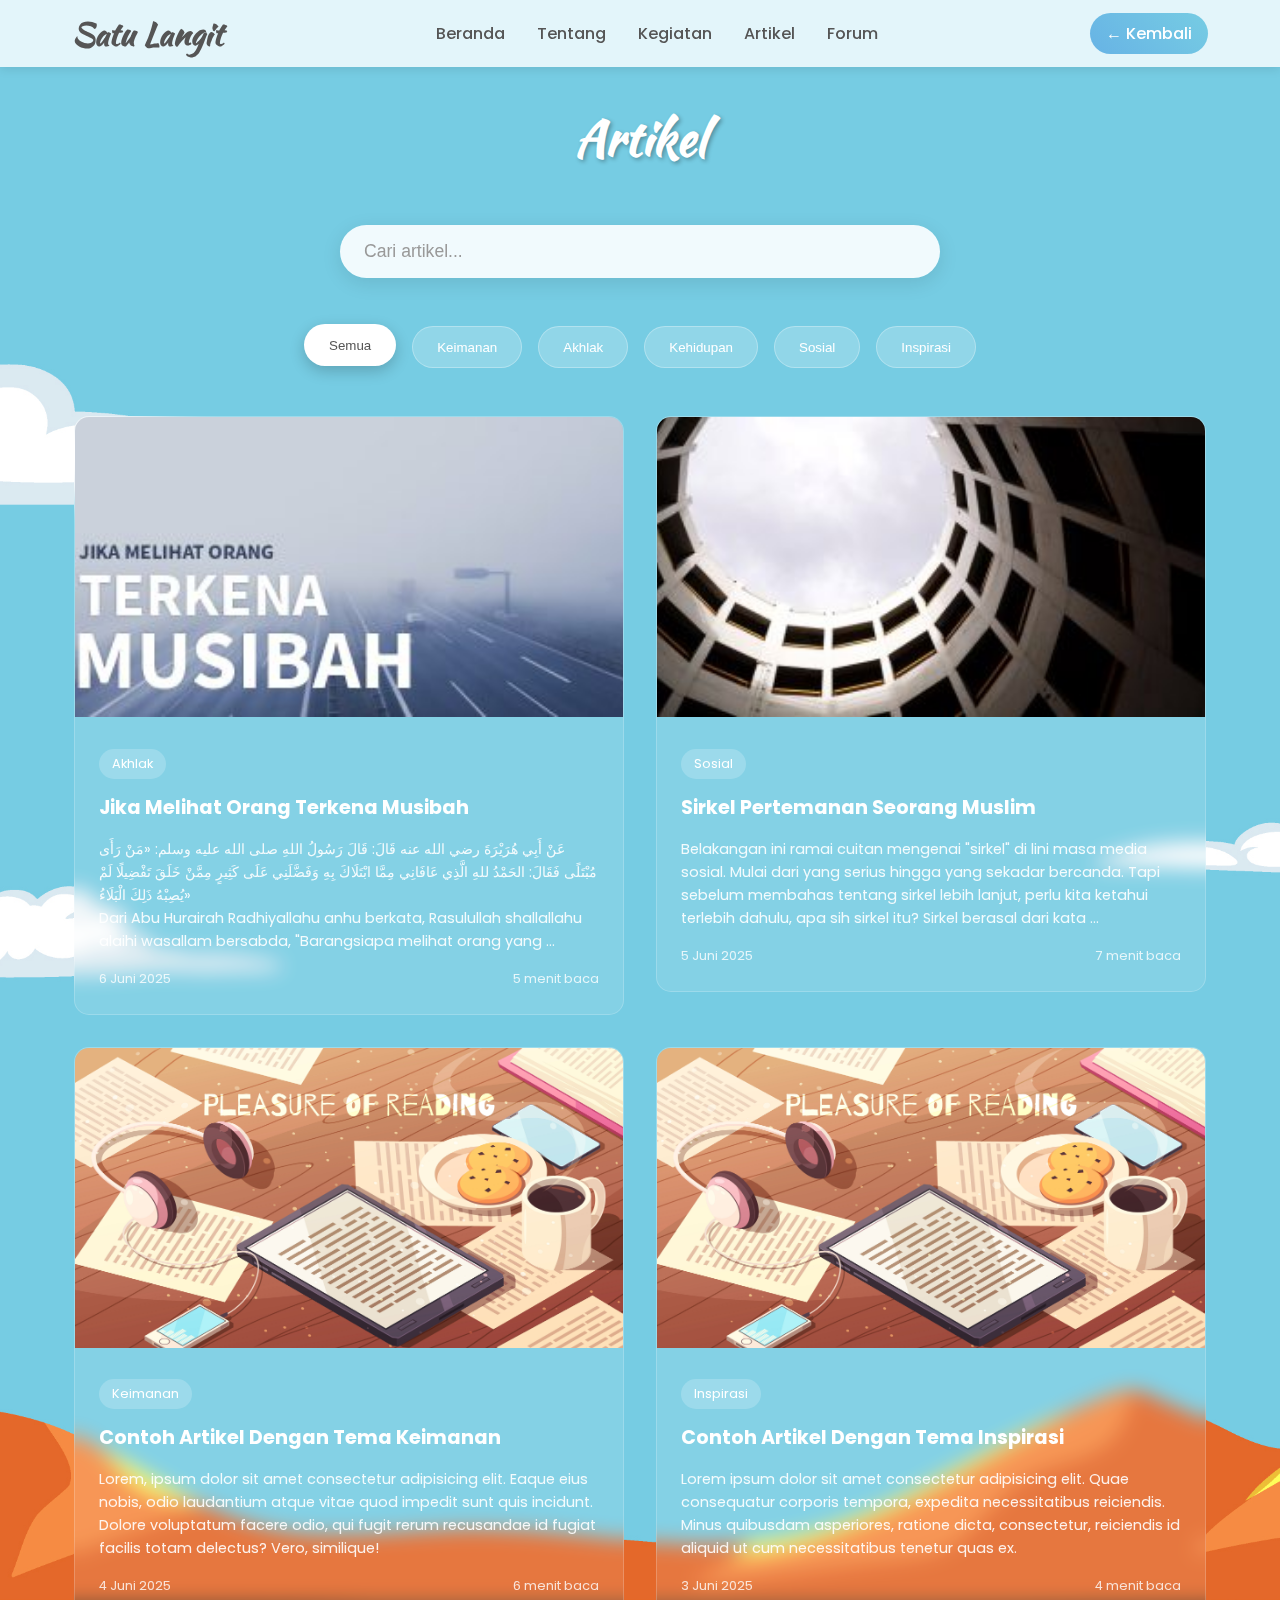
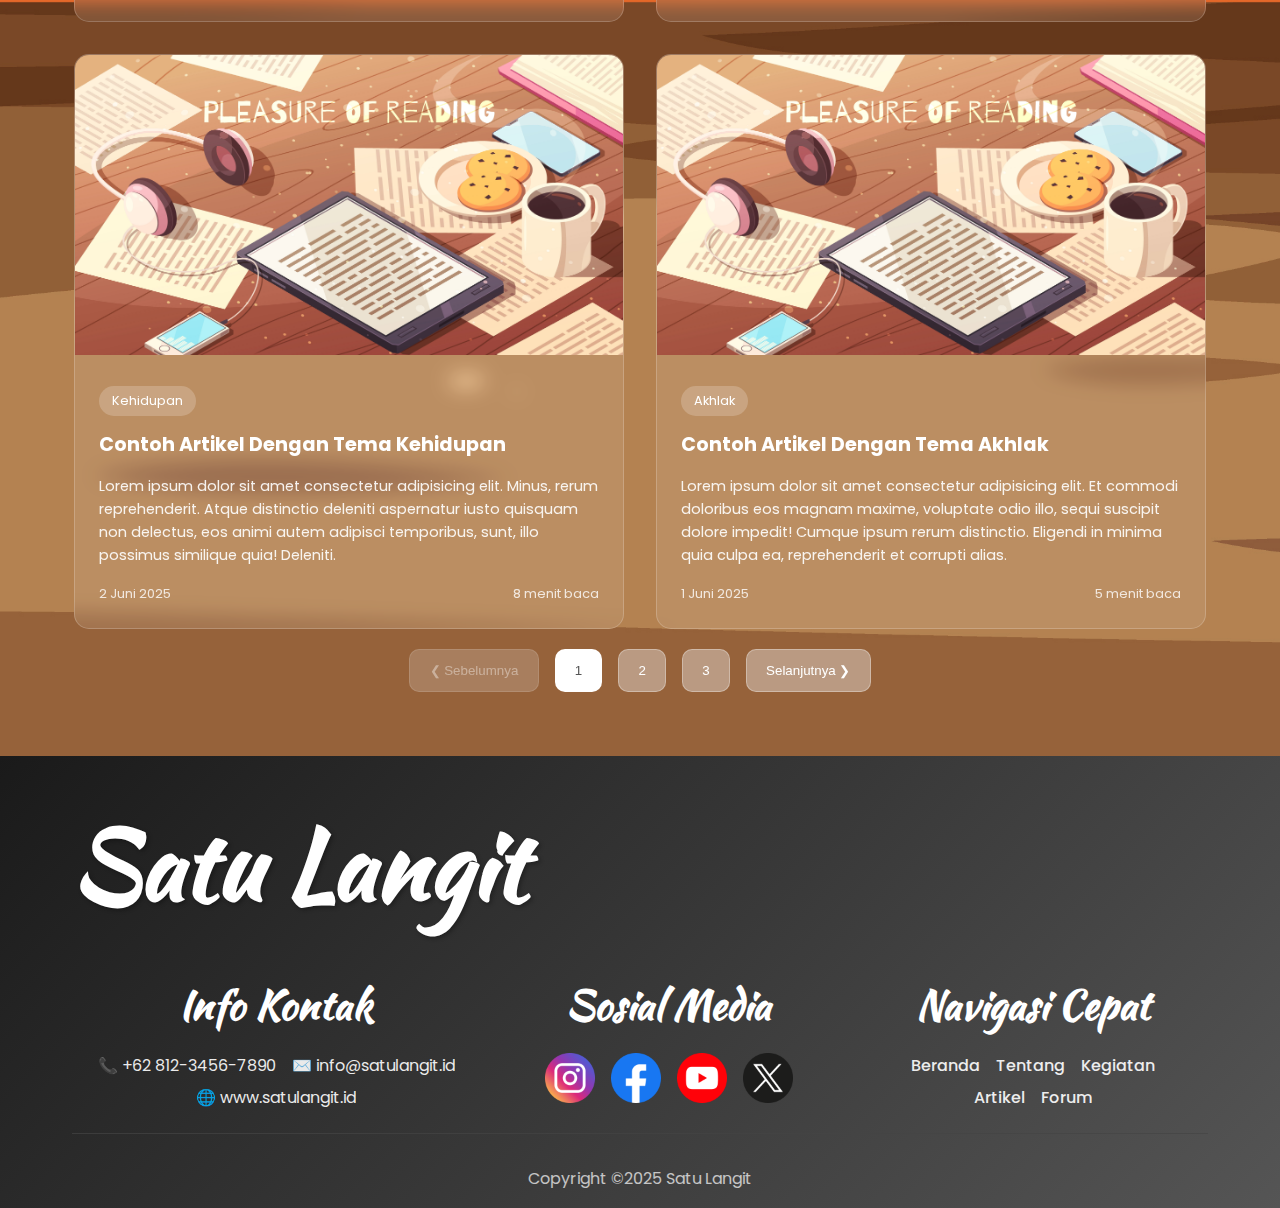
<file: artikel.html>
<!DOCTYPE html>
<html lang="id">
<head>
    <meta charset="UTF-8">
    <meta name="viewport" content="width=device-width, initial-scale=1.0">
    <title>Artikel - Satu Langit</title>
    <link href="https://fonts.googleapis.com/css2?family=Great+Vibes&display=swap" rel="stylesheet">
    <link href="https://fonts.googleapis.com/css2?family=Kaushan+Script&display=swap" rel="stylesheet">

    <link rel="stylesheet" href="style.css">

    <style>
        /* Main Content */
        .main-content {
          padding-top: 100px;
          min-height: 100vh;
        }

        .page-title {
          font-family: 'Kaushan Script', cursive;
          text-align: center;
          font-size: 3rem;
          font-weight: 600;
          margin-bottom: 3rem;
          color: white;
          text-shadow: 2px 2px 4px rgba(0,0,0,0.3);
        }

        .search-container {
          max-width: 600px;
          margin: 0 auto 3rem;
          position: relative;
        }

        .search-input {
          width: 100%;
          padding: 1rem 1.5rem;
          font-size: 1.1rem;
          border: none;
          border-radius: 50px;
          background: rgba(255, 255, 255, 0.9);
          backdrop-filter: blur(10px);
          box-shadow: 0 5px 20px rgba(0,0,0,0.1);
          transition: all 0.3s ease;
        }

        .search-input:focus {
          outline: none;
          background: white;
          box-shadow: 0 10px 30px rgba(0,0,0,0.2);
        }

        .search-input::placeholder {
          color: #999;
        }

        /* Filter Buttons */
        .filter-container {
          display: flex;
          justify-content: center;
          gap: 1rem;
          margin-bottom: 3rem;
          flex-wrap: wrap;
        }

        .filter-btn {
          padding: 0.8rem 1.5rem;
          background: rgba(255, 255, 255, 0.2);
          border: 1px solid rgba(255, 255, 255, 0.3);
          border-radius: 50px;
          color: white;
          font-weight: 500;
          cursor: pointer;
          transition: all 0.3s ease;
          backdrop-filter: blur(10px);
        }

        .filter-btn:hover,
        .filter-btn.active {
          background: white;
          color: #555555;
          transform: translateY(-2px);
          box-shadow: 0 5px 15px rgba(0,0,0,0.2);
        }

        /* Pagination */
        .pagination {
          display: flex;
          justify-content: center;
          gap: 1rem;
        }

        .pagination-btn {
          padding: 0.8rem 1.2rem;
          background: rgba(240, 240, 240, 0.4);
          border: 1px solid rgba(255, 255, 255, 0.3);
          border-radius: 10px;
          color: white;
          cursor: pointer;
          transition: all 0.3s ease;
          backdrop-filter: blur(10px);
        }

        .pagination-btn:hover,
        .pagination-btn.active {
          background: white;
          color: #555555;
        }

        .pagination-btn:disabled {
          opacity: 0.5;
          cursor: not-allowed;
        }

        /* Responsive */
        @media (max-width: 768px) {
          .nav-menu {
            display: none;
          }
          
          .page-title {
            font-size: 2.5rem;
          }

          .filter-container {
            gap: 0.5rem;
          }

          .filter-btn {
            padding: 0.6rem 1rem;
            font-size: 0.9rem;
          }
          
          .artikel-grid {
            grid-template-columns: 1fr;
          }
        }
    </style>
</head>
<body>
    <!-- Header -->
    <header class="header">
        <div class="nav-container">
            <a href="index.html">
                <div class="logo">Satu Langit</div>
            </a>
            <nav>
                <ul class="nav-menu">
                    <li><a href="index.html"><span>B</span><span>e</span><span>r</span><span>a</span><span>n</span><span>d</span><span>a</span></a></li>
                    <li><a href="index.html#tentang"><span>T</span><span>e</span><span>n</span><span>t</span><span>a</span><span>n</span><span>g</span></a></li>
                    <li><a href="index.html#kegiatan"><span>K</span><span>e</span><span>g</span><span>i</span><span>a</span><span>t</span><span>a</span><span>n</span></a></li>
                    <li><a href="index.html#artikel"><span>A</span><span>r</span><span>t</span><span>i</span><span>k</span><span>e</span><span>l</span></a></li>
                    <li><a href="index.html#forum"><span>F</span><span>o</span><span>r</span><span>u</span><span>m</span></a></li>
                </ul>
            </nav>
            <a href="index.html" class="back-btn">← Kembali</a>
        </div>
    </header>

    <!-- Main Content -->
    <section class="background">
        <main class="main-content">
            <div class="container">
                <h1 class="page-title">Artikel</h1>
                
                <!-- Search Bar -->
                <div class="search-container">
                    <input type="text" class="search-input" placeholder="Cari artikel...">
                </div>
    
                <!-- Filter Buttons -->
                <div class="filter-container">
                    <button class="filter-btn active">Semua</button>
                    <button class="filter-btn">Keimanan</button>
                    <button class="filter-btn">Akhlak</button>
                    <button class="filter-btn">Kehidupan</button>
                    <button class="filter-btn">Sosial</button>
                    <button class="filter-btn">Inspirasi</button>
                </div>
    
                <!-- Artikel Grid -->
                <div class="artikel-grid">
                    <a href="https://pesantrenalirsyad.org/jika-melihat-orang-terkena-musibah/" target="_blank">
                        <div class="artikel-card">
                            <img src="images/artikel1.jpg" alt="Artikel 1">
                            <div class="artikel-card-content">
                                <span class="artikel-category">Akhlak</span>
                                <h4>Jika Melihat Orang Terkena Musibah</h4>
                                <p>عَنْ أَبِي هُرَيْرَةَ رضي الله عنه قَالَ: قَالَ رَسُولُ اللهِ صلى الله عليه وسلم: «مَنْ رَأَى مُبْتَلًى فَقَالَ: الحَمْدُ للهِ الَّذِي عَافَانِي مِمَّا ابْتَلَاكَ بِهِ وَفَضَّلَنِي عَلَى كَثِيرٍ مِمَّنْ خَلَقَ تَفْضِيلًا لَمْ يُصِبْهُ ذَلِكَ الْبَلَاءُ»</p>
                                <p>Dari Abu Hurairah Radhiyallahu anhu berkata, Rasulullah shallallahu alaihi wasallam bersabda, "Barangsiapa melihat orang yang ...</p>
                                <div class="artikel-meta">
                                    <span class="artikel-date">6 Juni 2025</span>
                                    <span class="artikel-read-time">5 menit baca</span>
                                </div>
                            </div>
                        </div>
                    </a>
    
                    <a href="https://pesantrenalirsyad.org/sirkel-pertemanan-seorang-muslim/" target="_blank">
                        <div class="artikel-card">
                            <img src="images/artikel2.jpg" alt="Artikel 2">
                            <div class="artikel-card-content">
                                <span class="artikel-category">Sosial</span>
                                <h4>Sirkel Pertemanan Seorang Muslim</h4>
                                <p>Belakangan ini ramai cuitan mengenai "sirkel" di lini masa media sosial. Mulai dari yang serius hingga yang sekadar bercanda. Tapi sebelum membahas tentang sirkel lebih lanjut, perlu kita ketahui terlebih dahulu, apa sih sirkel itu? Sirkel berasal dari kata ...</p>
                                <div class="artikel-meta">
                                    <span class="artikel-date">5 Juni 2025</span>
                                    <span class="artikel-read-time">7 menit baca</span>
                                </div>
                            </div>
                        </div>
                    </a>
    
                    <!-- Tambahkan lebih banyak artikel card di sini dengan struktur yang sama -->
                    <a href="" target="_blank">
                        <div class="artikel-card">
                            <img src="images/artikel3.jpg" alt="Artikel 3">
                            <div class="artikel-card-content">
                                <span class="artikel-category">Keimanan</span>
                                <h4>Contoh Artikel Dengan Tema Keimanan</h4>
                                <p>Lorem, ipsum dolor sit amet consectetur adipisicing elit. Eaque eius nobis, odio laudantium atque vitae quod impedit sunt quis incidunt. Dolore voluptatum facere odio, qui fugit rerum recusandae id fugiat facilis totam delectus? Vero, similique!</p>
                                <div class="artikel-meta">
                                    <span class="artikel-date">4 Juni 2025</span>
                                    <span class="artikel-read-time">6 menit baca</span>
                                </div>
                            </div>
                        </div>
                    </a>
    
                    <a href="" target="_blank">
                        <div class="artikel-card">
                            <img src="images/artikel3.jpg" alt="Artikel 4">
                            <div class="artikel-card-content">
                                <span class="artikel-category">Inspirasi</span>
                                <h4>Contoh Artikel Dengan Tema Inspirasi</h4>
                                <p>Lorem ipsum dolor sit amet consectetur adipisicing elit. Quae consequatur corporis tempora, expedita necessitatibus reiciendis. Minus quibusdam asperiores, ratione dicta, consectetur, reiciendis id aliquid ut cum necessitatibus tenetur quas ex.</p>
                                <div class="artikel-meta">
                                    <span class="artikel-date">3 Juni 2025</span>
                                    <span class="artikel-read-time">4 menit baca</span>
                                </div>
                            </div>
                        </div>
                    </a>
    
                    <a href="" target="_blank">
                        <div class="artikel-card">
                            <img src="images/artikel3.jpg" alt="Artikel 5">
                            <div class="artikel-card-content">
                                <span class="artikel-category">Kehidupan</span>
                                <h4>Contoh Artikel Dengan Tema Kehidupan</h4>
                                <p>Lorem ipsum dolor sit amet consectetur adipisicing elit. Minus, rerum reprehenderit. Atque distinctio deleniti aspernatur iusto quisquam non delectus, eos animi autem adipisci temporibus, sunt, illo possimus similique quia! Deleniti.</p>
                                <div class="artikel-meta">
                                    <span class="artikel-date">2 Juni 2025</span>
                                    <span class="artikel-read-time">8 menit baca</span>
                                </div>
                            </div>
                        </div>
                    </a>
    
                    <a href="#" target="_blank">
                        <div class="artikel-card">
                            <img src="images/artikel3.jpg" alt="Artikel 6">
                            <div class="artikel-card-content">
                                <span class="artikel-category">Akhlak</span>
                                <h4>Contoh Artikel Dengan Tema Akhlak</h4>
                                <p>Lorem ipsum dolor sit amet consectetur adipisicing elit. Et commodi doloribus eos magnam maxime, voluptate odio illo, sequi suscipit dolore impedit! Cumque ipsum rerum distinctio. Eligendi in minima quia culpa ea, reprehenderit et corrupti alias.</p>
                                <div class="artikel-meta">
                                    <span class="artikel-date">1 Juni 2025</span>
                                    <span class="artikel-read-time">5 menit baca</span>
                                </div>
                            </div>
                        </div>
                    </a>
                </div>
    
                <!-- Pagination -->
                <div class="pagination">
                    <button class="pagination-btn" disabled>❮ Sebelumnya</button>
                    <button class="pagination-btn active">1</button>
                    <button class="pagination-btn">2</button>
                    <button class="pagination-btn">3</button>
                    <button class="pagination-btn">Selanjutnya ❯</button>
                </div>
            </div>
        </main>
    </section>

    <!-- Footer -->
    <footer class="footer">
        <div class="footer-container">
            <a href="index.html">
                <h4 class="judul">Satu Langit</h4>
            </a>
            <div class="footer-content">
                <div class="footer-section">
                    <h2 class="section-title">Info Kontak</h2>
                     <div class="footer-menu">
                       <ul class="menu-atas">
                           <li><a href="https://wa.me/6281234567890" target="_blank"><p>📞 +62 812-3456-7890</p></a></li>
                           <li><a href="info@satulangit.id" target="_blank"><p>✉️ info@satulangit.id</p></a></li>
                       </ul>
                       <ul class="menu-bawah">
                           <li><a href="index.html" target="_blank"><p>🌐 www.satulangit.id</p></a></li>
                       </ul>
                     </div>
                </div>
                <div class="footer-section">
                    <h2 class="section-title">Sosial Media</h2>
                    <div class="footer-menu social-media">
                      <ul>
                        <a href="https://instagram.com" target="_blank" title="Instagram">
                          <div class="social-icon">
                            <img src="images/socialmedia1.png" alt="Social Media">
                          </div>
                        </a>
                        <a href="https://facebook.com" target="_blank" title="Facebook">
                          <div class="social-icon">
                            <img src="images/socialmedia2.png" alt="Social Media">
                          </div>
                        </a>
                        <a href="https://youtube.com" target="_blank" title="YouTube">
                          <div class="social-icon">
                            <img src="images/socialmedia3.png" alt="Social Media">
                          </div>
                        </a>
                        <a href="https://x.com" target="_blank" title="X">
                          <div class="social-icon">
                            <img src="images/socialmedia4.png" alt="Social Media">
                          </div>
                        </a>
                      </ul>
                    </div>
                </div>
                <div class="footer-section">
                    <h2 class="section-title">Navigasi Cepat</h2>
                    <div class="footer-menu">
                      <ul class="menu-atas">
                          <li><a href="index.html"><span>B</span><span>e</span><span>r</span><span>a</span><span>n</span><span>d</span><span>a</span></a></li>
                          <li><a href="index.html#tentang"><span>T</span><span>e</span><span>n</span><span>t</span><span>a</span><span>n</span><span>g</span></a></li>
                          <li><a href="index.html#kegiatan"><span>K</span><span>e</span><span>g</span><span>i</span><span>a</span><span>t</span><span>a</span><span>n</span></a></li>
                      </ul>
                      <ul class="menu-bawah">
                          <li><a href="index.html#artikel"><span>A</span><span>r</span><span>t</span><span>i</span><span>k</span><span>e</span><span>l</span></a></li>
                          <li><a href="index.html#forum"><span>F</span><span>o</span><span>r</span><span>u</span><span>m</span></a></li>
                      </ul>
                    </div>
                </div>
            </div>
            <div class="footer-bottom">
                <p>Copyright ©2025 Satu Langit</p>
            </div>
        </div>
    </footer>

    <script>
        // Filter functionality
        const filterBtns = document.querySelectorAll('.filter-btn');
        const artikelCards = document.querySelectorAll('.artikel-card');

        filterBtns.forEach(btn => {
            btn.addEventListener('click', () => {
                // Remove active class from all buttons
                filterBtns.forEach(b => b.classList.remove('active'));
                // Add active class to clicked button
                btn.classList.add('active');
                
                const filterValue = btn.textContent.toLowerCase();
                
                // Show/hide artikel cards based on filter
                artikelCards.forEach(card => {
                    const category = card.querySelector('.artikel-category').textContent.toLowerCase();
                    const parentLink = card.parentElement;
                    
                    if (filterValue === 'semua' || category === filterValue) {
                        parentLink.style.display = 'block';
                    } else {
                        parentLink.style.display = 'none';
                    }
                });
            });
        });

        // Search functionality
        const searchInput = document.querySelector('.search-input');
        searchInput.addEventListener('input', (e) => {
            const searchTerm = e.target.value.toLowerCase();
            
            artikelCards.forEach(card => {
                const title = card.querySelector('h4').textContent.toLowerCase();
                const content = card.querySelector('p').textContent.toLowerCase();
                const parentLink = card.parentElement;
                
                if (title.includes(searchTerm) || content.includes(searchTerm)) {
                    parentLink.style.display = 'block';
                } else {
                    parentLink.style.display = 'none';
                }
            });
        });
    </script>
</body>
</html>
</file>
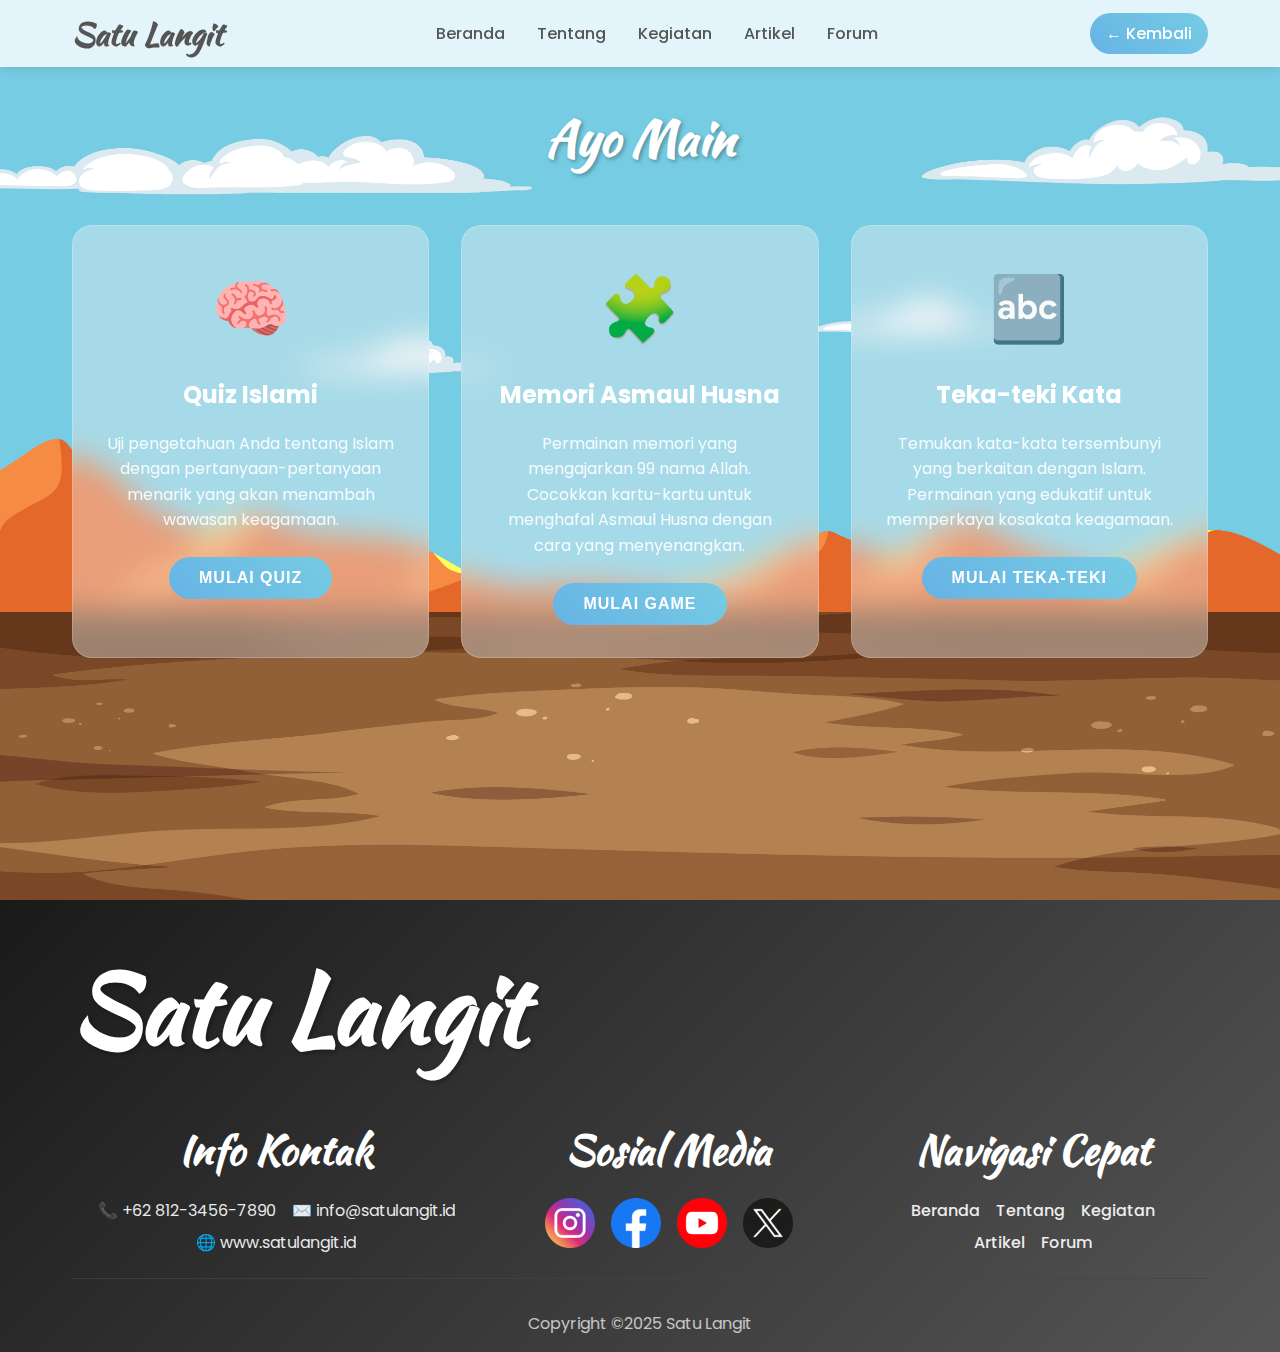
<file: ayomain.html>
<!DOCTYPE html>
<html lang="id">
<head>
    <meta charset="UTF-8">
    <meta name="viewport" content="width=device-width, initial-scale=1.0">
    <title>Ayo Main - Satu Langit</title>
    <link href="https://fonts.googleapis.com/css2?family=Great+Vibes&display=swap" rel="stylesheet">
    <link href="https://fonts.googleapis.com/css2?family=Kaushan+Script&display=swap" rel="stylesheet">
    
    <link rel="stylesheet" href="style.css">

    <style>
        /* Main Content */
        .main-content {
          padding-top: 100px;
          min-height: 100vh;
        }

        .page-title {
          font-family: 'Kaushan Script', cursive;
          font-size: 3rem;
          color: white;
          text-align: center;
          margin-bottom: 3rem;
          text-shadow: 2px 2px 4px rgba(0,0,0,0.3);
        }

        .games-grid {
          display: grid;
          grid-template-columns: repeat(auto-fit, minmax(300px, 1fr));
          gap: 2rem;
        }

        .game-card {
          background: rgba(240, 240, 240, 0.4);
          backdrop-filter: blur(15px);
          border-radius: 20px;
          padding: 2rem;
          text-align: center;
          border: 1px solid rgba(255, 255, 255, 0.2);
          transition: all 0.3s ease;
          cursor: pointer;
          position: relative;
          overflow: hidden;
        }

        .game-card:hover {
          transform: translateY(-10px);
          box-shadow: 0 20px 40px rgba(0,0,0,0.3);
        }

        .game-card::before {
          content: '';
          position: absolute;
          top: 0;
          left: -100%;
          width: 100%;
          height: 100%;
          background: linear-gradient(90deg, transparent, rgba(255,255,255,0.1), transparent);
          transition: left 0.5s;
        }

        .game-card:hover::before {
          left: 100%;
        }

        .game-icon {
          font-size: 4rem;
          margin-bottom: 1rem;
          display: block;
        }

        .game-card h3 {
          font-size: 1.5rem;
          color: white;
          margin-bottom: 1rem;
        }

        .game-card p {
          color: rgba(255, 255, 255, 0.9);
          line-height: 1.6;
          margin-bottom: 1.5rem;
        }

        .play-btn {
          background: linear-gradient(45deg, #67B3E5, #76CCE3);
          color: white;
          border: none;
          padding: 12px 30px;
          border-radius: 25px;
          font-size: 1rem;
          font-weight: 600;
          cursor: pointer;
          transition: all 0.3s ease;
          text-transform: uppercase;
          letter-spacing: 1px;
        }

        .play-btn:hover {
          transform: scale(1.05);
          box-shadow: 0 5px 15px rgba(0,0,0,0.3);
        }

        .game-area {
          background: rgba(240, 240, 240, 0.4);
          backdrop-filter: blur(15px);
          border-radius: 20px;
          padding: 2rem;
          margin-top: 2rem;
          border: 1px solid rgba(255, 255, 255, 0.2);
          display: none;
          scroll-margin-top: 130px;
        }

        .game-area.active {
          display: block;
          animation: fadeIn 0.5s ease;
        }

        @keyframes fadeIn {
          from { opacity: 0; transform: translateY(20px); }
          to { opacity: 1; transform: translateY(0); }
        }

        .quiz-container {
          text-align: center;
          color: white;
        }

        .quiz-question {
          font-size: 1.5rem;
          margin-bottom: 2rem;
          color: white;
        }

        .quiz-options {
          display: grid;
          grid-template-columns: repeat(2, 1fr);
          gap: 1rem;
          margin-bottom: 2rem;
        }

        .quiz-option {
          background: rgba(240, 240, 240, 0.4);
          border: 1px solid rgba(255, 255, 255, 0.3);
          color: white;
          padding: 1rem;
          border-radius: 10px;
          cursor: pointer;
          transition: all 0.3s ease;
        }

        .quiz-option:hover {
          background: rgba(240, 240, 240, 0.6);
          transform: scale(1.02);
        }

        .quiz-option.correct {
          background: rgba(76, 175, 80, 0.7);
        }

        .quiz-option.wrong {
          background: rgba(244, 67, 54, 0.7);
        }

        .score-display {
          font-size: 1.5rem;
          color: white;
          margin-bottom: 1rem;
        }

        .memory-game {
          display: grid;
          grid-template-columns: repeat(4, 1fr);
          gap: 10px;
          max-width: 400px;
          margin: 0 auto;
          margin-bottom: 2rem;
        }

        .memory-card {
          width: 80px;
          height: 80px;
          background: rgba(240, 240, 240, 0.4);
          border-radius: 10px;
          display: flex;
          align-items: center;
          justify-content: center;
          font-size: 2rem;
          cursor: pointer;
          transition: all 0.3s ease;
          color: transparent;
        }

        .memory-card:hover {
          transform: scale(1.05);
        }

        .memory-card.flipped {
          background: rgba(240, 240, 240, 0.8);
          color: #333;
        }

        .memory-card.matched {
          background: rgba(76, 175, 80, 0.7);
          color: white;
        }

        .word-question {
          font-size: 1.5rem;
          margin-bottom: 2rem;
          color: white;
        }

        .word-game {
            background: rgba(240, 240, 240, 0.4);
            padding: 2rem; 
            border-radius: 15px; 
            margin-bottom: 1rem;
        }

        .word-game .word {
            font-size: 1.2rem;
            color: white;
            margin-bottom: 1rem;
        }

        .word-game .clue {
            color: rgba(255,255,255,0.8);
        }

        .word-answer {
            padding: 1rem;
            border-radius: 20px;
            border: none;
            width: 300px;
            text-align: center;
            font-size: 1rem;
            margin-bottom: 2rem;
        }

        .word-game .feedback {
            font-size: 1rem;
            margin-top: 1rem;
            font-weight: 600;
            transition: all 0.3s ease;
        }

        .word-game .word.correct {
            color: #4CAF50;
            font-weight: bold;
        }

        .word-game .correct-answer {
            color: #4CAF50; /* Hijau */
            font-weight: bold;
        }

        @keyframes shake {
            0%, 100% { transform: translateX(0); }
            20%, 60% { transform: translateX(-5px); }
            40%, 80% { transform: translateX(5px); }
        }

        .word-game .feedback.wrong {
            animation: shake 0.5s ease;
        }

        @media (max-width: 768px) {
            .nav-menu {
                display: none;
            }
            
            .page-title {
                font-size: 2rem;
            }
            
            .games-grid {
                grid-template-columns: 1fr;
            }

            .memory-card {
                width: 40px;
                height: 40px;
                border-radius: 4px;
                font-size: 80%;
            }
            
            .quiz-options {
                grid-template-columns: 1fr;
            }

            .word-answer {
                width: 60%;
                font-size: 80%;
            }
        }
    </style>
</head>
<body>
    <!-- Header -->
    <header class="header">
        <div class="nav-container">
            <a href="index.html">
                <div class="logo">Satu Langit</div>
            </a>
            <nav>
                <ul class="nav-menu">
                    <li><a href="index.html"><span>B</span><span>e</span><span>r</span><span>a</span><span>n</span><span>d</span><span>a</span></a></li>
                    <li><a href="index.html#tentang"><span>T</span><span>e</span><span>n</span><span>t</span><span>a</span><span>n</span><span>g</span></a></li>
                    <li><a href="index.html#kegiatan"><span>K</span><span>e</span><span>g</span><span>i</span><span>a</span><span>t</span><span>a</span><span>n</span></a></li>
                    <li><a href="index.html#artikel"><span>A</span><span>r</span><span>t</span><span>i</span><span>k</span><span>e</span><span>l</span></a></li>
                    <li><a href="index.html#forum"><span>F</span><span>o</span><span>r</span><span>u</span><span>m</span></a></li>
                </ul>
            </nav>
            <a href="index.html" class="back-btn">← Kembali</a>
        </div>
    </header>

    <!-- Main Content -->
    <section class="background">
        <main class="main-content">
            <div class="container">
                <h1 class="page-title">Ayo Main</h1>
                
                <div class="games-grid">
                    <div class="game-card" onclick="showGame('quiz')">
                        <span class="game-icon">🧠</span>
                        <h3>Quiz Islami</h3>
                        <p>Uji pengetahuan Anda tentang Islam dengan pertanyaan-pertanyaan menarik yang akan menambah wawasan keagamaan.</p>
                        <button class="play-btn">Mulai Quiz</button>
                    </div>
                    
                    <div class="game-card" onclick="showGame('memory')">
                        <span class="game-icon">🧩</span>
                        <h3>Memori Asmaul Husna</h3>
                        <p>Permainan memori yang mengajarkan 99 nama Allah. Cocokkan kartu-kartu untuk menghafal Asmaul Husna dengan cara yang menyenangkan.</p>
                        <button class="play-btn">Mulai Game</button>
                    </div>
                    
                    <div class="game-card" onclick="showGame('word')">
                        <span class="game-icon">🔤</span>
                        <h3>Teka-teki Kata</h3>
                        <p>Temukan kata-kata tersembunyi yang berkaitan dengan Islam. Permainan yang edukatif untuk memperkaya kosakata keagamaan.</p>
                        <button class="play-btn">Mulai Teka-teki</button>
                    </div>
                </div>
    
                <!-- Quiz Game Area -->
                <div id="quiz-game" class="game-area">
                    <div class="quiz-container">
                        <h3>Quiz Islami</h3>
                        <div class="score-display">Skor: <span id="quiz-score">0</span></div>
                        <div class="quiz-question" id="quiz-question">Berapa jumlah surat dalam Al-Qur'an?</div>
                        <div class="quiz-options" id="quiz-options">
                            <button class="quiz-option" onclick="checkAnswer(this, true)">114</button>
                            <button class="quiz-option" onclick="checkAnswer(this, false)">113</button>
                            <button class="quiz-option" onclick="checkAnswer(this, false)">115</button>
                            <button class="quiz-option" onclick="checkAnswer(this, false)">112</button>
                        </div>
                        <button class="play-btn" onclick="nextQuestion()">Pertanyaan Berikutnya</button>
                    </div>
                </div>
    
                <!-- Memory Game Area -->
                <div id="memory-game" class="game-area">
                    <div class="quiz-container">
                        <h3>Memori Asmaul Husna</h3>
                        <div class="score-display">Pasangan Ditemukan: <span id="memory-score">0</span>/8</div>
                        <div class="memory-game" id="memory-board">
                            <!-- Cards will be generated by JavaScript -->
                        </div>
                        <button class="play-btn" onclick="resetMemoryGame()">Reset Game</button>
                    </div>
                </div>
    
                <!-- Word Game Area -->
                <div id="word-game" class="game-area">
                    <div class="quiz-container">
                        <h3>Teka-teki Kata</h3>
                        <div class="word-question">Temukan kata yang berkaitan dengan rukun Islam:</div>
                        <div class="word-game">
                            <p class="word"></p>
                            <p class="clue"></p>
                            <p class="feedback"></p>
                        </div>
                        <input class="word-answer" type="text" placeholder="Jawaban Anda..." autocomplete="off">
                        <br>
                        <button class="play-btn">Periksa Jawaban</button>
                    </div>
                </div>
            </div>
        </main>
    </section>

    <!-- Footer -->
    <footer class="footer">
        <div class="footer-container">
            <a href="index.html">
                <h4 class="judul">Satu Langit</h4>
            </a>
            <div class="footer-content">
                <div class="footer-section">
                    <h2 class="section-title">Info Kontak</h2>
                     <div class="footer-menu">
                       <ul class="menu-atas">
                           <li><a href="https://wa.me/6281234567890" target="_blank"><p>📞 +62 812-3456-7890</p></a></li>
                           <li><a href="info@satulangit.id" target="_blank"><p>✉️ info@satulangit.id</p></a></li>
                       </ul>
                       <ul class="menu-bawah">
                           <li><a href="index.html" target="_blank"><p>🌐 www.satulangit.id</p></a></li>
                       </ul>
                     </div>
                </div>
                <div class="footer-section">
                    <h2 class="section-title">Sosial Media</h2>
                    <div class="footer-menu social-media">
                      <ul>
                        <a href="https://instagram.com" target="_blank" title="Instagram">
                          <div class="social-icon">
                            <img src="images/socialmedia1.png" alt="Social Media">
                          </div>
                        </a>
                        <a href="https://facebook.com" target="_blank" title="Facebook">
                          <div class="social-icon">
                            <img src="images/socialmedia2.png" alt="Social Media">
                          </div>
                        </a>
                        <a href="https://youtube.com" target="_blank" title="YouTube">
                          <div class="social-icon">
                            <img src="images/socialmedia3.png" alt="Social Media">
                          </div>
                        </a>
                        <a href="https://x.com" target="_blank" title="X">
                          <div class="social-icon">
                            <img src="images/socialmedia4.png" alt="Social Media">
                          </div>
                        </a>
                      </ul>
                    </div>
                </div>
                <div class="footer-section">
                    <h2 class="section-title">Navigasi Cepat</h2>
                    <div class="footer-menu">
                      <ul class="menu-atas">
                          <li><a href="index.html"><span>B</span><span>e</span><span>r</span><span>a</span><span>n</span><span>d</span><span>a</span></a></li>
                          <li><a href="index.html#tentang"><span>T</span><span>e</span><span>n</span><span>t</span><span>a</span><span>n</span><span>g</span></a></li>
                          <li><a href="index.html#kegiatan"><span>K</span><span>e</span><span>g</span><span>i</span><span>a</span><span>t</span><span>a</span><span>n</span></a></li>
                      </ul>
                      <ul class="menu-bawah">
                          <li><a href="index.html#artikel"><span>A</span><span>r</span><span>t</span><span>i</span><span>k</span><span>e</span><span>l</span></a></li>
                          <li><a href="index.html#forum"><span>F</span><span>o</span><span>r</span><span>u</span><span>m</span></a></li>
                      </ul>
                    </div>
                </div>
            </div>
            <div class="footer-bottom">
                <p>Copyright ©2025 Satu Langit</p>
            </div>
        </div>
    </footer>

    <script>
        let quizScore = 0;
        let memoryScore = 0;
        let flippedCards = [];
        let matchedPairs = 0;

        // Quiz Game
        let currentQuestion = 0;
        const quizQuestions = [
            {
                question: "Berapa jumlah surat dalam Al-Qur'an?",
                options: ["114", "113", "115", "112"],
                correct: 0
            },
            {
                question: "Siapa nabi yang pertama kali diutus?",
                options: ["Nabi Ibrahim", "Nabi Adam", "Nabi Nuh", "Nabi Idris"],
                correct: 1
            },
            {
                question: "Berapa kali kata 'Rahman' disebutkan dalam Al-Qur'an?",
                options: ["57", "56", "58", "55"],
                correct: 0
            }
        ];

        
        // Word Game
        let currentWordIndex = 0;
        const wordPuzzles = [
            {
                scrambled: "S _ _ _ _ T",
                clue: "Petunjuk: Ibadah yang dilakukan 5 waktu dalam sehari",
                answer: "SHALAT"
            },
            {
                scrambled: "Z _ _ _ T",
                clue: "Petunjuk: Ibadah membersihkan diri sebelum shalat",
                answer: "ZAKAT"
            },
            {
                scrambled: "H _ _ I",
                clue: "Petunjuk: Ibadah di bulan suci",
                answer: "HAJI"
            },
        ];

        // Tampilkan Game
        function showGame(gameType) {
            // Hide all games
            document.querySelectorAll('.game-area').forEach(area => {
                area.classList.remove('active');
            });
            
            // Show selected game
            const gameArea = document.getElementById(gameType + '-game');
            gameArea.classList.add('active');

            // Scroll ke game area yang dipilih
            gameArea.scrollIntoView({ behavior: 'smooth', block: 'start' });
            
            if (gameType === 'memory') {
                initMemoryGame();
            } else if (gameType === 'word') {
                initWordGame();
            }
        }

        function checkAnswer(option, isCorrect) {
            if (isCorrect) {
                option.classList.add('correct');
                quizScore += 10;
                document.getElementById('quiz-score').textContent = quizScore;
            } else {
                option.classList.add('wrong');
                // Show correct answer
                document.querySelectorAll('.quiz-option').forEach(opt => {
                    if (opt.textContent === quizQuestions[currentQuestion].options[quizQuestions[currentQuestion].correct]) {
                        opt.classList.add('correct');
                    }
                });
            }
            
            // Disable all options
            document.querySelectorAll('.quiz-option').forEach(opt => {
                opt.style.pointerEvents = 'none';
            });
        }

        function nextQuestion() {
            currentQuestion = (currentQuestion + 1) % quizQuestions.length;
            const question = quizQuestions[currentQuestion];
            
            document.getElementById('quiz-question').textContent = question.question;
            const optionsContainer = document.getElementById('quiz-options');
            optionsContainer.innerHTML = '';
            
            question.options.forEach((option, index) => {
                const button = document.createElement('button');
                button.className = 'quiz-option';
                button.textContent = option;
                button.onclick = () => checkAnswer(button, index === question.correct);
                optionsContainer.appendChild(button);
            });
        }


        function initMemoryGame() {
            const asmaul = ['الرحمن', 'الرحيم', 'الملك', 'القدوس', 'السلام', 'المؤمن', 'المهيمن', 'العزيز'];
            const cards = [...asmaul, ...asmaul];
            cards.sort(() => Math.random() - 0.5);
            
            const board = document.getElementById('memory-board');
            board.innerHTML = '';
            
            cards.forEach((card, index) => {
                const cardElement = document.createElement('div');
                cardElement.className = 'memory-card';
                cardElement.textContent = card;
                cardElement.onclick = () => flipCard(cardElement, card);
                board.appendChild(cardElement);
            });
            
            memoryScore = 0;
            matchedPairs = 0;
            flippedCards = [];
            document.getElementById('memory-score').textContent = memoryScore;
        }

        function flipCard(cardElement, cardValue) {
            if (flippedCards.length < 2 && !cardElement.classList.contains('flipped')) {
                cardElement.classList.add('flipped');
                flippedCards.push({element: cardElement, value: cardValue});
                
                if (flippedCards.length === 2) {
                    setTimeout(checkMatch, 1000);
                }
            }
        }

        function checkMatch() {
            const [card1, card2] = flippedCards;
            
            if (card1.value === card2.value) {
                card1.element.classList.add('matched');
                card2.element.classList.add('matched');
                matchedPairs++;
                document.getElementById('memory-score').textContent = matchedPairs;
                
                if (matchedPairs === 8) {
                    setTimeout(() => alert('Selamat! Anda berhasil menyelesaikan permainan!'), 500);
                }
            } else {
                card1.element.classList.remove('flipped');
                card2.element.classList.remove('flipped');
            }
            
            flippedCards = [];
        }

        function resetMemoryGame() {
            initMemoryGame();
        }


        function initWordGame() {
            const puzzle = wordPuzzles[currentWordIndex];
            document.querySelector('.word').textContent = puzzle.scrambled;
            document.querySelector('.clue').textContent = puzzle.clue;
            document.querySelector('.word-answer').value = '';
            document.querySelector('.feedback').textContent = "";
        }

        document.querySelector('#word-game .play-btn').addEventListener('click', checkWordAnswer);

        // Fungsi untuk memeriksa jawaban word game
        function checkWordAnswer() {
            const userAnswer = document.querySelector('.word-answer').value.toUpperCase();
            const correctAnswer = wordPuzzles[currentWordIndex].answer;
            const feedbackElement = document.querySelector('.feedback');
            const wordElement = document.querySelector('.word');
            
            if (userAnswer === correctAnswer) {
                // Tampilkan jawaban yang benar
                wordElement.textContent = correctAnswer;
                wordElement.classList.add('correct');
                document.querySelector('.clue').textContent = "Jawaban Anda benar!";
                feedbackElement.textContent = "";
                
                // Set timeout untuk pindah ke pertanyaan berikutnya
                setTimeout(() => {
                    currentWordIndex = (currentWordIndex + 1) % wordPuzzles.length;
                    initWordGame();
                    wordElement.classList.remove('correct');
                }, 1500);
            } else {
                // Tampilkan feedback salah dengan jawaban benar berwarna hijau
                wordElement.textContent = wordPuzzles[currentWordIndex].scrambled;
                feedbackElement.innerHTML = `Jawaban Anda salah! Anda menjawab "${userAnswer}" Jawaban yang benar adalah <span class="correct-answer">"${correctAnswer}"</span>`;
                feedbackElement.style.color = "#F44336"; // warna teks umum salah
                feedbackElement.classList.add('wrong');
                
                // Hapus class wrong setelah animasi selesai
                setTimeout(() => {
                    feedbackElement.classList.remove('wrong');
                }, 500);
            }
        }

        document.querySelector('.word-answer').addEventListener('keypress', function(e) {
            if (e.key === 'Enter') {
                checkWordAnswer();
            }
        });
    </script>
</body>
</html>
</file>
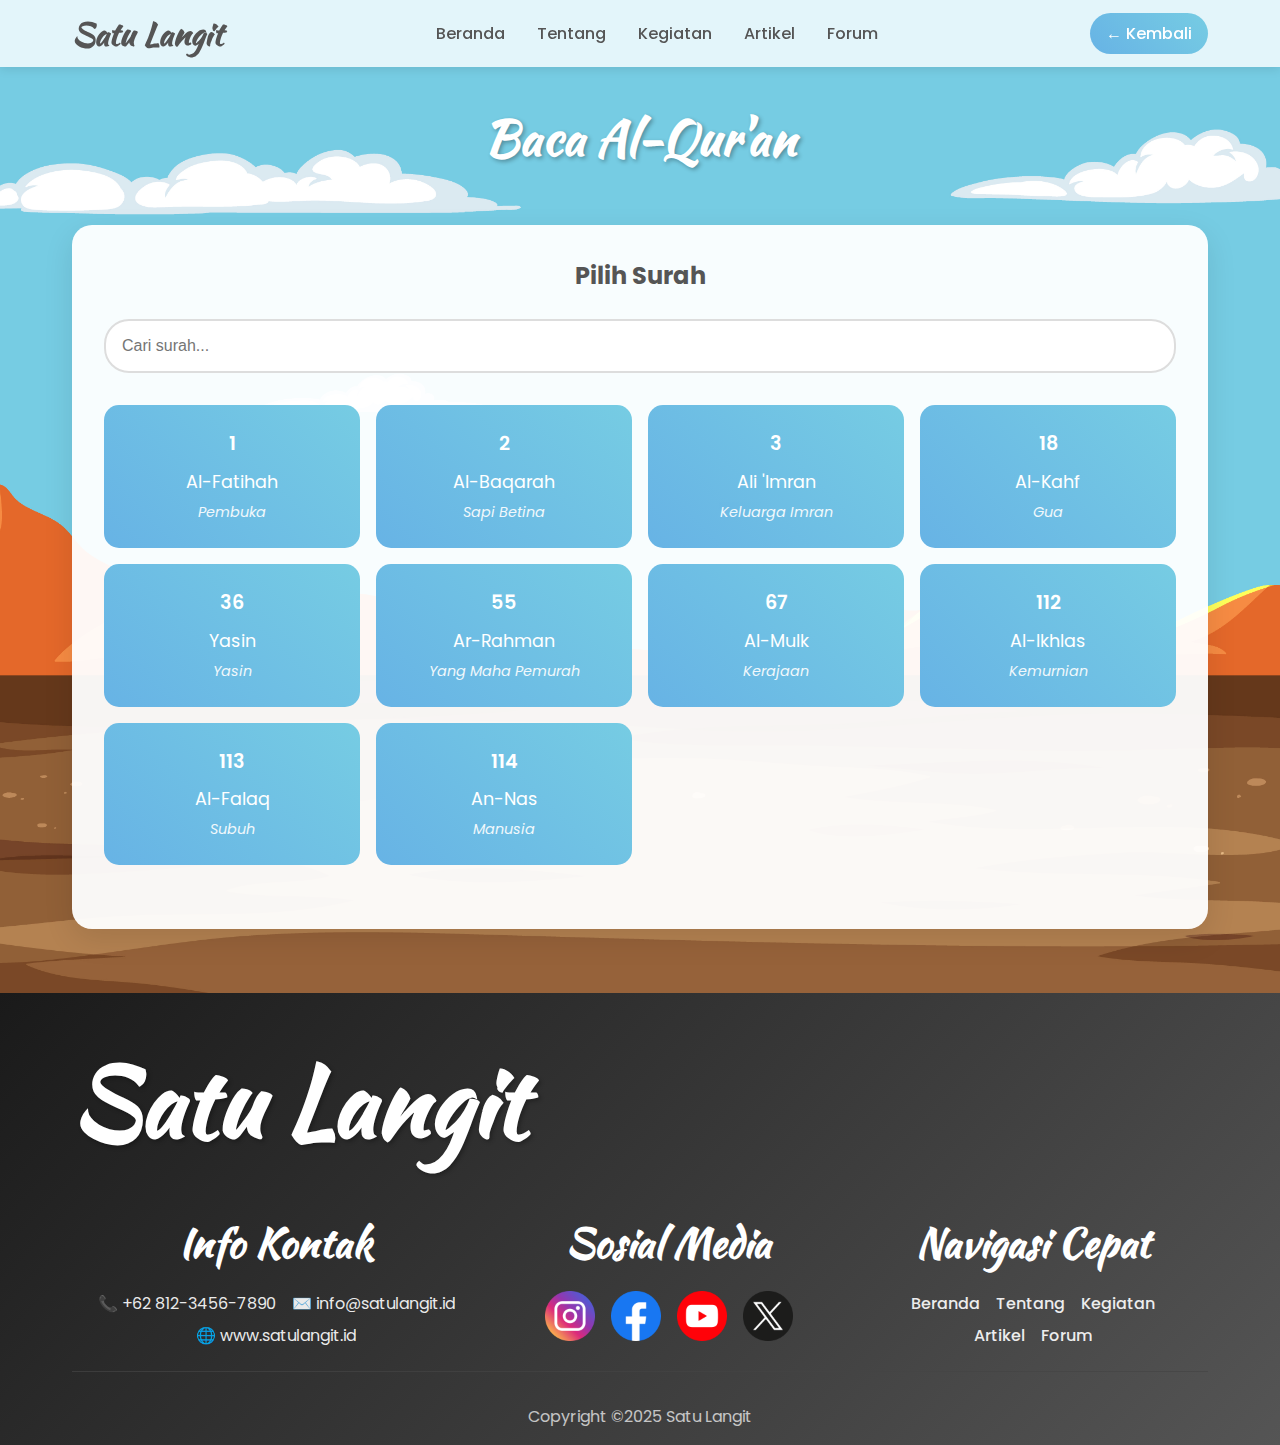
<file: bacaquran.html>
<!DOCTYPE html>
<html lang="id">
<head>
    <meta charset="UTF-8">
    <meta name="viewport" content="width=device-width, initial-scale=1.0">
    <title>Baca Quran - Satu Langit</title>
    <link href="https://fonts.googleapis.com/css2?family=Great+Vibes&display=swap" rel="stylesheet">
    <link href="https://fonts.googleapis.com/css2?family=Kaushan+Script&display=swap" rel="stylesheet">
    <link href="https://fonts.googleapis.com/css2?family=Amiri:wght@400;700&display=swap" rel="stylesheet">
    
    <link rel="stylesheet" href="style.css">

    <style>
        /* Main Content */
        .main-content {
          padding-top: 100px;
          min-height: 100vh;
        }

        .page-title {
            font-family: 'Kaushan Script', cursive;
            text-align: center;
            font-size: 3rem;
            color: white;
            margin-bottom: 3rem;
            text-shadow: 2px 2px 4px rgba(0,0,0,0.3);
        }

        /* Surah Selection */
        .surah-selection {
            background: rgba(255, 255, 255, 0.95);
            border-radius: 20px;
            padding: 2rem;
            box-shadow: 0 10px 30px rgba(0,0,0,0.1);
        }

        .selection-title {
            font-size: 1.5rem;
            margin-bottom: 1.5rem;
            color: #555555;
            text-align: center;
        }

        .surah-grid {
            display: grid;
            grid-template-columns: repeat(auto-fit, minmax(250px, 1fr));
            gap: 1rem;
            margin-bottom: 2rem;
        }

        .surah-card {
            background: linear-gradient(45deg, #67B3E5, #76CCE3);
            color: white;
            padding: 1.5rem;
            border-radius: 15px;
            cursor: pointer;
            transition: all 0.3s ease;
            text-align: center;
            position: relative;
            overflow: hidden;
        }

        .surah-card::before {
            content: '';
            position: absolute;
            top: 0;
            left: -100%;
            width: 100%;
            height: 100%;
            background: linear-gradient(90deg, transparent, rgba(255,255,255,0.2), transparent);
            transition: left 0.5s;
        }

        .surah-card:hover::before {
            left: 100%;
        }

        .surah-card:hover {
            transform: translateY(-5px);
            box-shadow: 0 15px 35px rgba(0,0,0,0.2);
        }

        .surah-number {
            font-size: 1.2rem;
            font-weight: 600;
            margin-bottom: 0.5rem;
        }

        .surah-name {
            font-size: 1.1rem;
            margin-bottom: 0.3rem;
        }

        .surah-meaning {
            font-size: 0.9rem;
            opacity: 0.9;
            font-style: italic;
        }

        /* Quran Reader */
        .quran-reader {
            background: rgba(255, 255, 255, 0.95);
            border-radius: 20px;
            padding: 2rem;
            box-shadow: 0 10px 30px rgba(0,0,0,0.1);
            display: none;
        }

        .reader-header {
            text-align: center;
            margin-bottom: 2rem;
            padding-bottom: 1rem;
            border-bottom: 2px solid #f0f0f0;
        }

        .current-surah {
            font-size: 1.8rem;
            color: #555555;
            margin-bottom: 0.5rem;
        }

        .surah-info {
            color: #888;
            font-style: italic;
        }

        .ayah-container {
            max-height: 500px;
            overflow-y: auto;
            padding: 1rem;
        }

        .ayah {
            background: #f9f9f9;
            margin-bottom: 1.5rem;
            padding: 1.5rem;
            border-radius: 15px;
            border-left: 4px solid #67B3E5;
            transition: all 0.3s ease;
        }

        .ayah:hover {
            background: #f0f0f0;
            transform: translateX(5px);
        }

        .ayah-number {
            background: linear-gradient(45deg, #67B3E5, #76CCE3);
            color: white;
            width: 30px;
            height: 30px;
            border-radius: 50%;
            display: flex;
            align-items: center;
            justify-content: center;
            font-weight: 600;
            margin-bottom: 1rem;
            font-size: 0.9rem;
        }

        .ayah-arabic {
            font-family: 'Amiri', serif;
            font-size: 1.8rem;
            line-height: 2.2;
            text-align: right;
            margin-bottom: 1rem;
            color: #333;
            direction: rtl;
        }

        .ayah-translation {
            font-size: 1rem;
            color: #555;
            line-height: 1.6;
            font-style: italic;
        }

        .reader-controls {
            display: flex;
            justify-content: center;
            gap: 1rem;
            margin-top: 2rem;
            padding-top: 1rem;
            border-top: 2px solid #f0f0f0;
        }

        .control-btn {
            background: linear-gradient(45deg, #67B3E5, #76CCE3);
            color: white;
            border: none;
            padding: 0.7rem 1.5rem;
            border-radius: 25px;
            cursor: pointer;
            font-weight: 500;
            transition: all 0.3s ease;
        }

        .control-btn:hover {
            transform: translateY(-2px);
            box-shadow: 0 5px 15px rgba(0,0,0,0.2);
        }

        .control-btn:disabled {
            opacity: 0.5;
            cursor: not-allowed;
            transform: none;
            box-shadow: none;
        }

        /* Search */
        .search-container {
            margin-bottom: 2rem;
        }

        .search-input {
            width: 100%;
            padding: 1rem;
            border: 2px solid #ddd;
            border-radius: 25px;
            font-size: 1rem;
            outline: none;
            transition: border-color 0.3s;
        }

        .search-input:focus {
            border-color: #67B3E5;
        }

        /* Responsive */
        @media (max-width: 768px) {
            .page-title {
                font-size: 2rem;
            }
            
            .surah-grid {
                grid-template-columns: 1fr;
            }
            
            .ayah-arabic {
                font-size: 1.5rem;
            }
        }
    </style>
</head>
<body>
    <!-- Header -->
    <header class="header">
        <div class="nav-container">
            <a href="index.html">
                <div class="logo">Satu Langit</div>
            </a>
            <nav>
                <ul class="nav-menu">
                    <li><a href="index.html"><span>B</span><span>e</span><span>r</span><span>a</span><span>n</span><span>d</span><span>a</span></a></li>
                    <li><a href="index.html#tentang"><span>T</span><span>e</span><span>n</span><span>t</span><span>a</span><span>n</span><span>g</span></a></li>
                    <li><a href="index.html#kegiatan"><span>K</span><span>e</span><span>g</span><span>i</span><span>a</span><span>t</span><span>a</span><span>n</span></a></li>
                    <li><a href="index.html#artikel"><span>A</span><span>r</span><span>t</span><span>i</span><span>k</span><span>e</span><span>l</span></a></li>
                    <li><a href="index.html#forum"><span>F</span><span>o</span><span>r</span><span>u</span><span>m</span></a></li>
                </ul>
            </nav>
            <a href="index.html" class="back-btn">← Kembali</a>
        </div>
    </header>

    <!-- Main Content -->
    <section class="background">
        <main class="main-content">
            <div class="container">
                <h1 class="page-title">Baca Al-Qur'an</h1>
                
                <!-- Surah Selection -->
                <div class="surah-selection" id="surahSelection">
                    <h2 class="selection-title">Pilih Surah</h2>
                    
                    <div class="search-container">
                        <input type="text" class="search-input" placeholder="Cari surah..." id="searchInput">
                    </div>
                    
                    <div class="surah-grid" id="surahGrid">
                        <!-- Surah cards will be populated by JavaScript -->
                    </div>
                </div>
    
                <!-- Quran Reader -->
                <div class="quran-reader" id="quranReader">
                    <div class="reader-header">
                        <h2 class="current-surah" id="currentSurah"></h2>
                        <p class="surah-info" id="surahInfo"></p>
                    </div>
                    
                    <div class="ayah-container" id="ayahContainer">
                        <!-- Ayahs will be populated by JavaScript -->
                    </div>
                    
                    <div class="reader-controls">
                        <button class="control-btn" onclick="closeSurah()">← Pilih Surah Lain</button>
                        <button class="control-btn" onclick="scrollToTop()">↑ Ke Atas</button>
                    </div>
                </div>
            </div>
        </main>
    </section>

    <!-- Footer -->
    <footer class="footer">
        <div class="footer-container">
            <a href="index.html">
                <h4 class="judul">Satu Langit</h4>
            </a>
            <div class="footer-content">
                <div class="footer-section">
                    <h2 class="section-title">Info Kontak</h2>
                     <div class="footer-menu">
                       <ul class="menu-atas">
                           <li><a href="https://wa.me/6281234567890" target="_blank"><p>📞 +62 812-3456-7890</p></a></li>
                           <li><a href="info@satulangit.id" target="_blank"><p>✉️ info@satulangit.id</p></a></li>
                       </ul>
                       <ul class="menu-bawah">
                           <li><a href="index.html" target="_blank"><p>🌐 www.satulangit.id</p></a></li>
                       </ul>
                     </div>
                </div>
                <div class="footer-section">
                    <h2 class="section-title">Sosial Media</h2>
                    <div class="footer-menu social-media">
                      <ul>
                        <a href="https://instagram.com" target="_blank" title="Instagram">
                          <div class="social-icon">
                            <img src="images/socialmedia1.png" alt="Social Media">
                          </div>
                        </a>
                        <a href="https://facebook.com" target="_blank" title="Facebook">
                          <div class="social-icon">
                            <img src="images/socialmedia2.png" alt="Social Media">
                          </div>
                        </a>
                        <a href="https://youtube.com" target="_blank" title="YouTube">
                          <div class="social-icon">
                            <img src="images/socialmedia3.png" alt="Social Media">
                          </div>
                        </a>
                        <a href="https://x.com" target="_blank" title="X">
                          <div class="social-icon">
                            <img src="images/socialmedia4.png" alt="Social Media">
                          </div>
                        </a>
                      </ul>
                    </div>
                </div>
                <div class="footer-section">
                    <h2 class="section-title">Navigasi Cepat</h2>
                    <div class="footer-menu">
                      <ul class="menu-atas">
                          <li><a href="index.html"><span>B</span><span>e</span><span>r</span><span>a</span><span>n</span><span>d</span><span>a</span></a></li>
                          <li><a href="index.html#tentang"><span>T</span><span>e</span><span>n</span><span>t</span><span>a</span><span>n</span><span>g</span></a></li>
                          <li><a href="index.html#kegiatan"><span>K</span><span>e</span><span>g</span><span>i</span><span>a</span><span>t</span><span>a</span><span>n</span></a></li>
                      </ul>
                      <ul class="menu-bawah">
                          <li><a href="index.html#artikel"><span>A</span><span>r</span><span>t</span><span>i</span><span>k</span><span>e</span><span>l</span></a></li>
                          <li><a href="index.html#forum"><span>F</span><span>o</span><span>r</span><span>u</span><span>m</span></a></li>
                      </ul>
                    </div>
                </div>
            </div>
            <div class="footer-bottom">
                <p>Copyright ©2025 Satu Langit</p>
            </div>
        </div>
    </footer>

    <script>
        // Sample Quran data (in real implementation, this would come from an API)
        const quranData = {
            1: {
                name: "Al-Fatihah",
                meaning: "Pembuka",
                ayahs: [
                    {
                        number: 1,
                        arabic: "بِسْمِ اللَّهِ الرَّحْمَٰنِ الرَّحِيمِ",
                        translation: "Dengan nama Allah Yang Maha Pengasih, Maha Penyayang."
                    },
                    {
                        number: 2,
                        arabic: "الْحَمْدُ لِلَّهِ رَبِّ الْعَالَمِينَ",
                        translation: "Segala puji bagi Allah, Tuhan seluruh alam."
                    },
                    {
                        number: 3,
                        arabic: "الرَّحْمَٰنِ الرَّحِيمِ",
                        translation: "Yang Maha Pengasih, Maha Penyayang."
                    },
                    {
                        number: 4,
                        arabic: "مَالِكِ يَوْمِ الدِّينِ",
                        translation: "Pemilik hari pembalasan."
                    },
                    {
                        number: 5,
                        arabic: "إِيَّاكَ نَعْبُدُ وَإِيَّاكَ نَسْتَعِينُ",
                        translation: "Hanya kepada Engkaulah kami menyembah dan hanya kepada Engkaulah kami mohon pertolongan."
                    },
                    {
                        number: 6,
                        arabic: "اهْدِنَا الصِّرَاطَ الْمُسْتَقِيمَ",
                        translation: "Tunjukilah kami jalan yang lurus."
                    },
                    {
                        number: 7,
                        arabic: "صِرَاطَ الَّذِينَ أَنْعَمْتَ عَلَيْهِمْ غَيْرِ الْمَغْضُوبِ عَلَيْهِمْ وَلَا الضَّالِّينَ",
                        translation: "(yaitu) jalan orang-orang yang telah Engkau beri nikmat kepadanya; bukan (jalan) mereka yang dimurkai, dan bukan (pula jalan) mereka yang sesat."
                    }
                ]
            },
            2: {
                name: "Al-Baqarah",
                meaning: "Sapi Betina",
                ayahs: [
                    {
                        number: 1,
                        arabic: "الم",
                        translation: "Alif Lam Mim."
                    },
                    {
                        number: 2,
                        arabic: "ذَٰلِكَ الْكِتَابُ لَا رَيْبَ ۛ فِيهِ ۛ هُدًى لِّلْمُتَّقِينَ",
                        translation: "Kitab (Al-Qur'an) ini tidak ada keraguan padanya; petunjuk bagi mereka yang bertakwa."
                    },
                    {
                        number: 3,
                        arabic: "الَّذِينَ يُؤْمِنُونَ بِالْغَيْبِ وَيُقِيمُونَ الصَّلَاةَ وَمِمَّا رَزَقْنَاهُمْ يُنفِقُونَ",
                        translation: "(yaitu) mereka yang beriman kepada yang ghaib, yang mendirikan shalat, dan menafkahkan sebahagian rezeki yang Kami anugerahkan kepada mereka."
                    }
                ]
            },
            112: {
                name: "Al-Ikhlas",
                meaning: "Kemurnian",
                ayahs: [
                    {
                        number: 1,
                        arabic: "قُلْ هُوَ اللَّهُ أَحَدٌ",
                        translation: "Katakanlah: \"Dia-lah Allah, Yang Maha Esa."
                    },
                    {
                        number: 2,
                        arabic: "اللَّهُ الصَّمَدُ",
                        translation: "Allah adalah Tuhan yang bergantung kepada-Nya segala sesuatu."
                    },
                    {
                        number: 3,
                        arabic: "لَمْ يَلِدْ وَلَمْ يُولَدْ",
                        translation: "Dia tiada beranak dan tidak pula diperanakkan."
                    },
                    {
                        number: 4,
                        arabic: "وَلَمْ يَكُن لَّهُ كُفُوًا أَحَدٌ",
                        translation: "Dan tidak ada seorangpun yang setara dengan Dia.\""
                    }
                ]
            }
        };

        // Popular surahs for display
        const popularSurahs = [
            {number: 1, name: "Al-Fatihah", meaning: "Pembuka"},
            {number: 2, name: "Al-Baqarah", meaning: "Sapi Betina"},
            {number: 3, name: "Ali 'Imran", meaning: "Keluarga Imran"},
            {number: 18, name: "Al-Kahf", meaning: "Gua"},
            {number: 36, name: "Yasin", meaning: "Yasin"},
            {number: 55, name: "Ar-Rahman", meaning: "Yang Maha Pemurah"},
            {number: 67, name: "Al-Mulk", meaning: "Kerajaan"},
            {number: 112, name: "Al-Ikhlas", meaning: "Kemurnian"},
            {number: 113, name: "Al-Falaq", meaning: "Subuh"},
            {number: 114, name: "An-Nas", meaning: "Manusia"}
        ];

        // Initialize the page
        function initializePage() {
            displaySurahs(popularSurahs);
            setupSearch();
        }

        // Display surah cards
        function displaySurahs(surahs) {
            const surahGrid = document.getElementById('surahGrid');
            surahGrid.innerHTML = '';

            surahs.forEach(surah => {
                const surahCard = document.createElement('div');
                surahCard.className = 'surah-card';
                surahCard.onclick = () => openSurah(surah.number);
                
                surahCard.innerHTML = `
                    <div class="surah-number">${surah.number}</div>
                    <div class="surah-name">${surah.name}</div>
                    <div class="surah-meaning">${surah.meaning}</div>
                `;
                
                surahGrid.appendChild(surahCard);
            });
        }

        // Setup search functionality
        function setupSearch() {
            const searchInput = document.getElementById('searchInput');
            searchInput.addEventListener('input', (e) => {
                const searchTerm = e.target.value.toLowerCase();
                const filteredSurahs = popularSurahs.filter(surah => 
                    surah.name.toLowerCase().includes(searchTerm) ||
                    surah.meaning.toLowerCase().includes(searchTerm) ||
                    surah.number.toString().includes(searchTerm)
                );
                displaySurahs(filteredSurahs);
            });
        }

        // Open surah for reading
        function openSurah(surahNumber) {
            const surah = quranData[surahNumber];
            
            if (!surah) {
                alert('Maaf, surah ini belum tersedia. Silakan pilih surah lain.');
                return;
            }

            // Update header
            document.getElementById('currentSurah').textContent = `${surahNumber}. ${surah.name}`;
            document.getElementById('surahInfo').textContent = `${surah.meaning} • ${surah.ayahs.length} Ayat`;

            // Display ayahs
            const ayahContainer = document.getElementById('ayahContainer');
            ayahContainer.innerHTML = '';

            surah.ayahs.forEach(ayah => {
                const ayahDiv = document.createElement('div');
                ayahDiv.className = 'ayah';
                
                ayahDiv.innerHTML = `
                    <div class="ayah-number">${ayah.number}</div>
                    <div class="ayah-arabic">${ayah.arabic}</div>
                    <div class="ayah-translation">${ayah.translation}</div>
                `;
                
                ayahContainer.appendChild(ayahDiv);
            });

            // Show reader, hide selection
            document.getElementById('surahSelection').style.display = 'none';
            document.getElementById('quranReader').style.display = 'block';
            
            // Scroll to top
            window.scrollTo(0, 0);
        }

        // Close surah reader
        function closeSurah() {
            document.getElementById('surahSelection').style.display = 'block';
            document.getElementById('quranReader').style.display = 'none';
            window.scrollTo(0, 0);
        }

        // Scroll to top
        function scrollToTop() {
            document.getElementById('ayahContainer').scrollTop = 0;
        }

        // Initialize when page loads
        document.addEventListener('DOMContentLoaded', initializePage);
    </script>
</body>
</html>
</file>
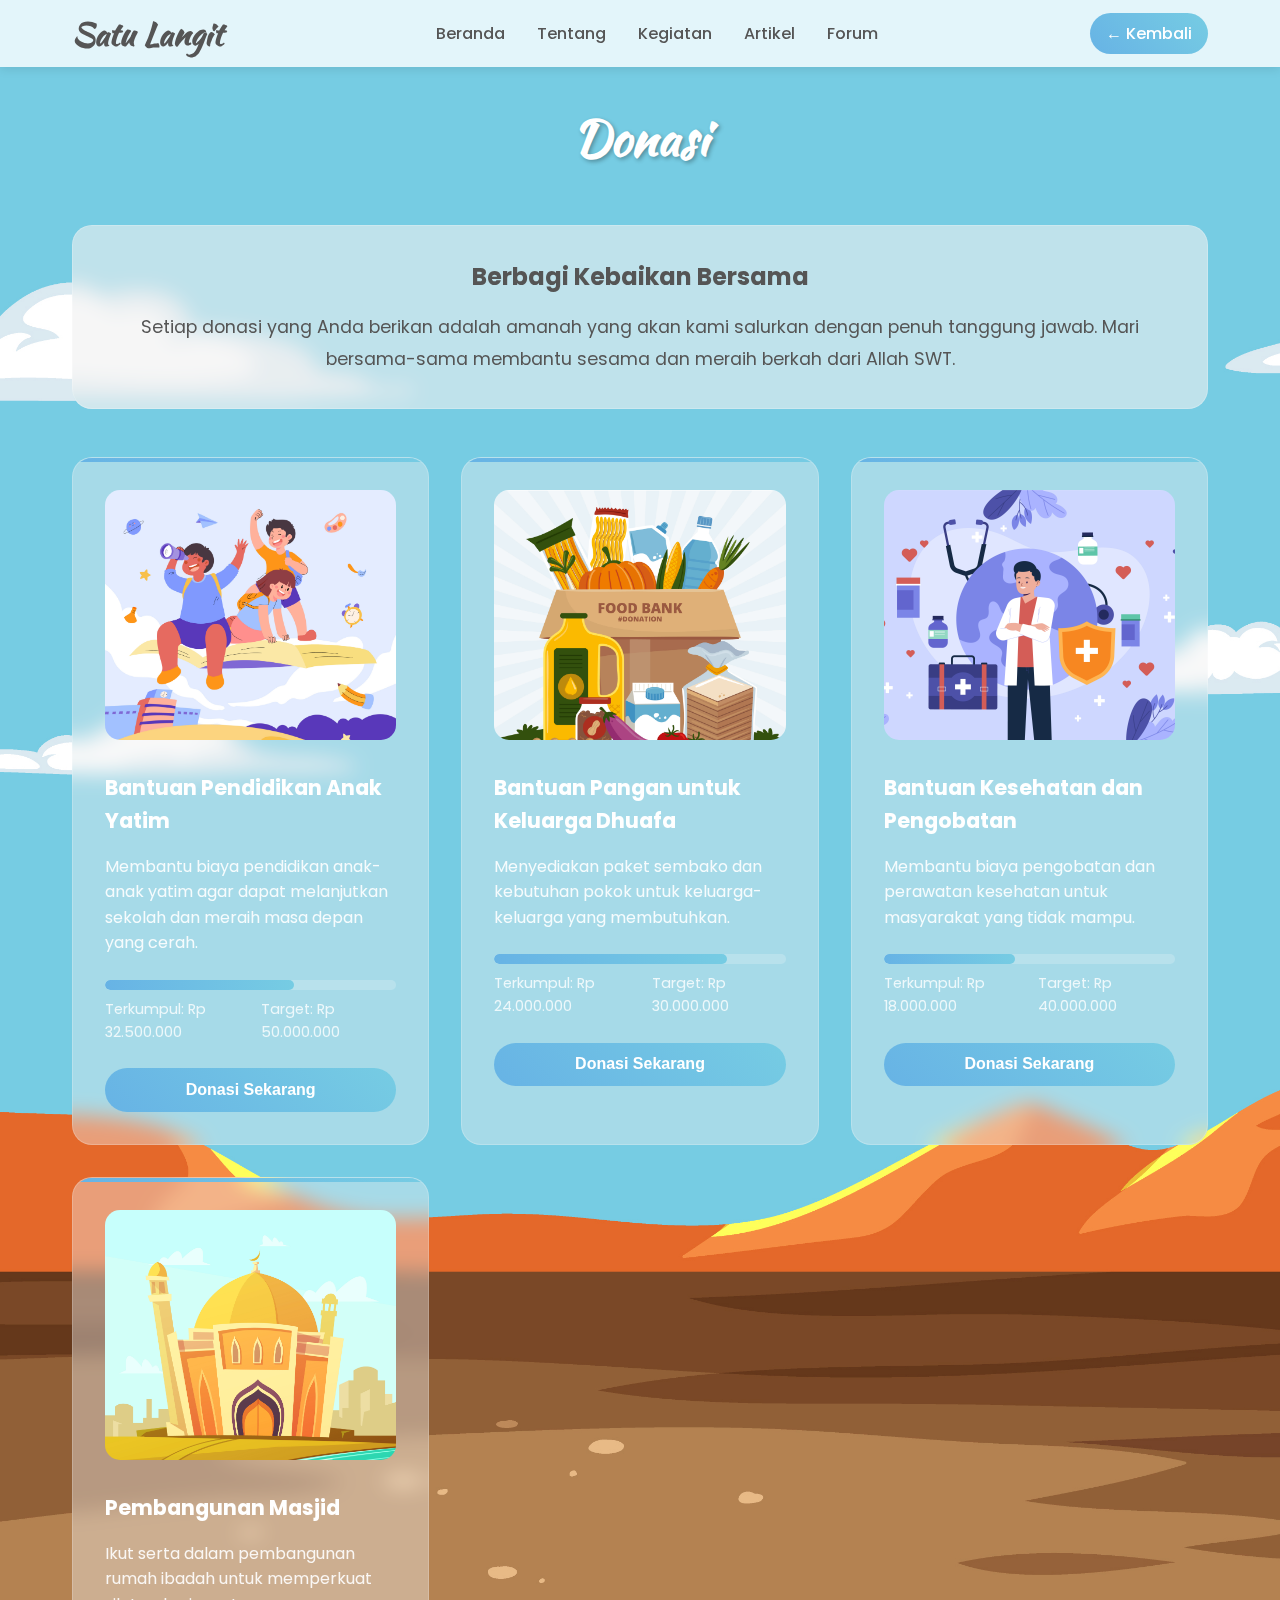
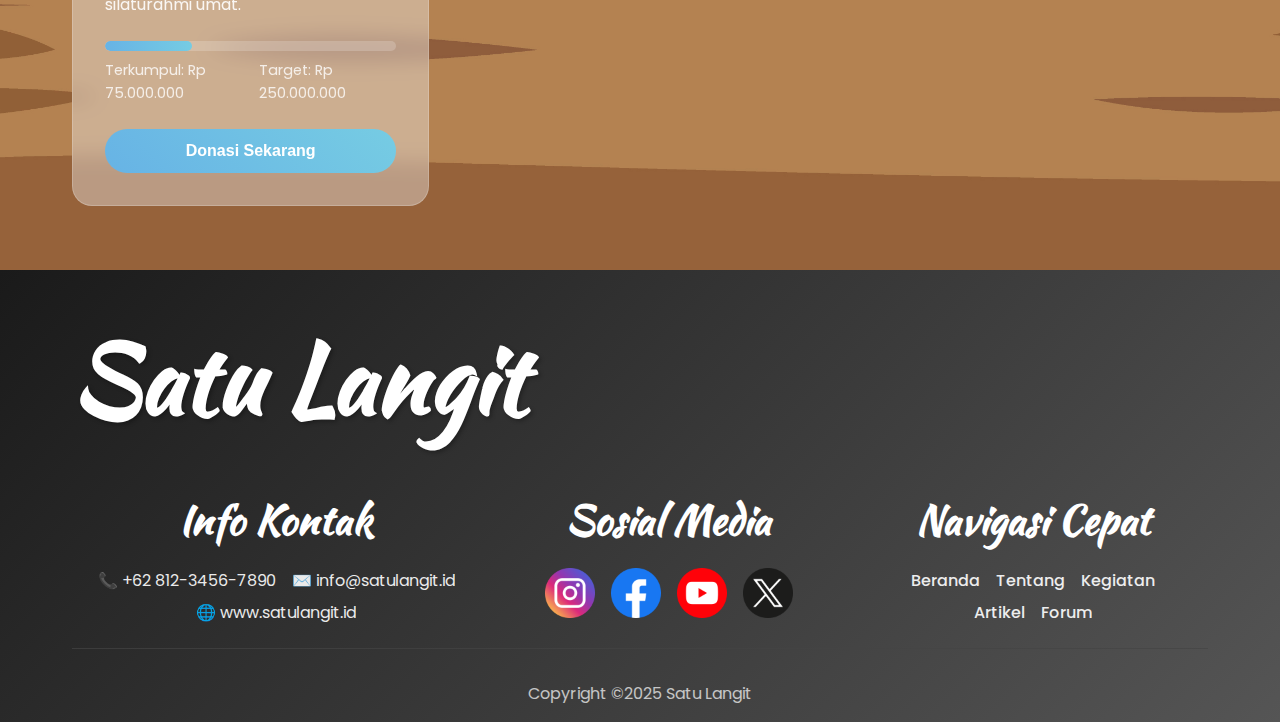
<file: donasi.html>
<!DOCTYPE html>
<html lang="id">
<head>
    <meta charset="UTF-8">
    <meta name="viewport" content="width=device-width, initial-scale=1.0">
    <title>Donasi - Satu Langit</title>
    <link href="https://fonts.googleapis.com/css2?family=Great+Vibes&display=swap" rel="stylesheet">
    <link href="https://fonts.googleapis.com/css2?family=Kaushan+Script&display=swap" rel="stylesheet">

    <link rel="stylesheet" href="style.css">

    <style>
        /* Main Content */
        .main-content {
          padding-top: 100px;
          min-height: 100vh;
        }

        .page-title {
          font-family: 'Kaushan Script', cursive;
          text-align: center;
          font-size: 3rem;
          color: white;
          margin-bottom: 3rem;
          text-shadow: 2px 2px 4px rgba(0,0,0,0.3);
        }

        .donasi-intro {
          background: rgba(240, 240, 240, 0.6);
          backdrop-filter: blur(10px);
          border-radius: 20px;
          padding: 2rem;
          margin-bottom: 3rem;
          text-align: center;
          border: 1px solid rgba(255, 255, 255, 0.2);
        }

        .donasi-intro h3 {
          color: 555555;
          font-size: 1.5rem;
          margin-bottom: 1rem;
        }

        .donasi-intro p {
          color: #555555;
          font-size: 1.1rem;
          line-height: 1.8;
        }

        .donasi-grid {
          display: grid;
          grid-template-columns: repeat(auto-fit, minmax(350px, 1fr));
          gap: 2rem;
        }

        .donasi-card {
          background: rgba(240, 240, 240, 0.4);
          backdrop-filter: blur(10px);
          border-radius: 20px;
          padding: 2rem;
          border: 1px solid rgba(255, 255, 255, 0.2);
          transition: all 0.3s ease;
          position: relative;
          overflow: hidden;
        }

        .donasi-card:hover {
          transform: translateY(-5px);
          box-shadow: 0 10px 30px rgba(0,0,0,0.2);
        }

        .donasi-card::before {
          content: '';
          position: absolute;
          top: 0;
          left: 0;
          right: 0;
          height: 4px;
          background: linear-gradient(90deg, #67B3E5, #76CCE3);
        }

        .donasi-card img {
          width: 100%;
          height: 250px;
          object-fit: cover;
          object-position: top;
          border-radius: 15px;
          margin-bottom: 1.5rem;
        }

        .donasi-card h4 {
          color: white;
          font-size: 1.3rem;
          margin-bottom: 1rem;
        }

        .donasi-card p {
          color: rgba(255, 255, 255, 0.9);
          margin-bottom: 1.5rem;
          line-height: 1.6;
        }

        .progress-info {
          margin-bottom: 1.5rem;
        }

        .progress-bar {
          background: rgba(255, 255, 255, 0.2);
          border-radius: 10px;
          height: 10px;
          overflow: hidden;
          margin-bottom: 0.5rem;
        }

        .progress-fill {
          height: 100%;
          background: linear-gradient(90deg, #67B3E5, #76CCE3);
          border-radius: 10px;
          transition: width 0.3s ease;
        }

        .progress-text {
          display: flex;
          justify-content: space-between;
          color: rgba(255, 255, 255, 0.8);
          font-size: 0.9rem;
        }

        .donasi-btn {
          background: linear-gradient(45deg, #67B3E5, #76CCE3);
          color: white;
          padding: 0.8rem 2rem;
          border: none;
          border-radius: 25px;
          font-weight: 600;
          cursor: pointer;
          transition: all 0.3s ease;
          width: 100%;
          font-size: 1rem;
        }

        .donasi-btn:hover {
          transform: translateY(-2px);
          box-shadow: 0 5px 15px rgba(0,0,0,0.2);
        }

        .donasi-form {
          background: rgba(240, 240, 240, 0.4);
          backdrop-filter: blur(10px);
          border-radius: 20px;
          padding: 2rem;
          border: 1px solid rgba(255, 255, 255, 0.2);
          max-width: 600px;
          margin: 0 auto;
          margin-top: 3rem;
          scroll-margin-top: 80px;
        }

        .donasi-form h3 {
          color: white;
          text-align: center;
          margin-bottom: 2rem;
          font-size: 1.5rem;
        }

        .form-group {
          margin-bottom: 1.5rem;
        }

        .form-group label {
          display: block;
          color: white;
          margin-bottom: 0.5rem;
          font-weight: 500;
        }

        .form-group input,
        .form-group select,
        .form-group textarea {
          width: 100%;
          padding: 0.8rem;
          border: 1px solid rgba(255, 255, 255, 0.3);
          border-radius: 10px;
          background: rgba(240, 240, 240, 0.4);
          color: white;
          font-family: 'Poppins', sans-serif;
        }

        .form-group option {
          color: #555555;
        }

        .form-group input::placeholder,
        .form-group textarea::placeholder {
          color: rgba(255, 255, 255, 0.6);
        }

        .amount-buttons {
          display: grid;
          grid-template-columns: repeat(3, 1fr);
          gap: 1rem;
          margin-bottom: 1rem;
        }

        .amount-btn {
          background: rgba(240, 240, 240, 0.4);
          color: white;
          border: 1px solid rgba(255, 255, 255, 0.3);
          padding: 0.8rem;
          border-radius: 10px;
          cursor: pointer;
          transition: all 0.3s ease;
          font-weight: 500;
        }

        .amount-btn:hover,
        .amount-btn.active {
          background: linear-gradient(45deg, #67B3E5, #76CCE3);
          border-color: transparent;
        }

        .submit-btn {
          background: linear-gradient(45deg, #67B3E5, #76CCE3);
          color: white;
          padding: 1rem 2rem;
          border: none;
          border-radius: 25px;
          font-weight: 600;
          cursor: pointer;
          transition: all 0.3s ease;
          width: 100%;
          font-size: 1.1rem;
          margin-top: 1rem;
        }

        .submit-btn:hover {
          transform: translateY(-2px);
          box-shadow: 0 5px 15px rgba(0,0,0,0.2);
        }

        /* Responsive */
        @media (max-width: 768px) {
          .donasi-grid {
            grid-template-columns: 1fr;
          }
          
          .amount-buttons {
            grid-template-columns: repeat(2, 1fr);
          }
          
          .page-title {
            font-size: 2rem;
          }
        }
    </style>
</head>
<body>
    <!-- Header -->
    <header class="header">
        <div class="nav-container">
            <a href="index.html">
                <div class="logo">Satu Langit</div>
            </a>
            <nav>
                <ul class="nav-menu">
                    <li><a href="index.html"><span>B</span><span>e</span><span>r</span><span>a</span><span>n</span><span>d</span><span>a</span></a></li>
                    <li><a href="index.html#tentang"><span>T</span><span>e</span><span>n</span><span>t</span><span>a</span><span>n</span><span>g</span></a></li>
                    <li><a href="index.html#kegiatan"><span>K</span><span>e</span><span>g</span><span>i</span><span>a</span><span>t</span><span>a</span><span>n</span></a></li>
                    <li><a href="index.html#artikel"><span>A</span><span>r</span><span>t</span><span>i</span><span>k</span><span>e</span><span>l</span></a></li>
                    <li><a href="index.html#forum"><span>F</span><span>o</span><span>r</span><span>u</span><span>m</span></a></li>
                </ul>
            </nav>
            <a href="index.html" class="back-btn">← Kembali</a>
        </div>
    </header>

    <!-- Main Content -->
    <section class="background">
        <main class="main-content">
            <div class="container">
                <h1 class="page-title">Donasi</h1>
                
                <div class="donasi-intro">
                    <h3>Berbagi Kebaikan Bersama</h3>
                    <p>Setiap donasi yang Anda berikan adalah amanah yang akan kami salurkan dengan penuh tanggung jawab. Mari bersama-sama membantu sesama dan meraih berkah dari Allah SWT.</p>
                </div>
    
                <div class="donasi-grid">
                    <div class="donasi-card">
                        <img src="images/donasi1.jpg" alt="Bantuan Pendidikan">
                        <h4>Bantuan Pendidikan Anak Yatim</h4>
                        <p>Membantu biaya pendidikan anak-anak yatim agar dapat melanjutkan sekolah dan meraih masa depan yang cerah.</p>
                        <div class="progress-info">
                            <div class="progress-bar">
                                <div class="progress-fill" style="width: 65%"></div>
                            </div>
                            <div class="progress-text">
                                <span>Terkumpul: Rp 32.500.000</span>
                                <span>Target: Rp 50.000.000</span>
                            </div>
                        </div>
                        <button class="donasi-btn" onclick="selectProgram('pendidikan')">Donasi Sekarang</button>
                    </div>
    
                    <div class="donasi-card">
                        <img src="images/donasi2.jpg" alt="Bantuan Pangan">
                        <h4>Bantuan Pangan untuk Keluarga Dhuafa</h4>
                        <p>Menyediakan paket sembako dan kebutuhan pokok untuk keluarga-keluarga yang membutuhkan.</p>
                        <div class="progress-info">
                            <div class="progress-bar">
                                <div class="progress-fill" style="width: 80%"></div>
                            </div>
                            <div class="progress-text">
                                <span>Terkumpul: Rp 24.000.000</span>
                                <span>Target: Rp 30.000.000</span>
                            </div>
                        </div>
                        <button class="donasi-btn" onclick="selectProgram('pangan')">Donasi Sekarang</button>
                    </div>
    
                    <div class="donasi-card">
                        <img src="images/donasi3.jpg" alt="Bantuan Kesehatan">
                        <h4>Bantuan Kesehatan dan Pengobatan</h4>
                        <p>Membantu biaya pengobatan dan perawatan kesehatan untuk masyarakat yang tidak mampu.</p>
                        <div class="progress-info">
                            <div class="progress-bar">
                                <div class="progress-fill" style="width: 45%"></div>
                            </div>
                            <div class="progress-text">
                                <span>Terkumpul: Rp 18.000.000</span>
                                <span>Target: Rp 40.000.000</span>
                            </div>
                        </div>
                        <button class="donasi-btn" onclick="selectProgram('kesehatan')">Donasi Sekarang</button>
                    </div>
    
                    <div class="donasi-card">
                        <img src="images/donasi4.jpg" alt="Pembangunan Masjid">
                        <h4>Pembangunan Masjid</h4>
                        <p>Ikut serta dalam pembangunan rumah ibadah untuk memperkuat silaturahmi umat.</p>
                        <div class="progress-info">
                            <div class="progress-bar">
                                <div class="progress-fill" style="width: 30%"></div>
                            </div>
                            <div class="progress-text">
                                <span>Terkumpul: Rp 75.000.000</span>
                                <span>Target: Rp 250.000.000</span>
                            </div>
                        </div>
                        <button class="donasi-btn" onclick="selectProgram('masjid')">Donasi Sekarang</button>
                    </div>
                </div>
    
                <!-- Form Donasi -->
                <div class="donasi-form" id="donasiForm" style="display: none;">
                    <h3>Form Donasi</h3>
                    <form onsubmit="submitDonasi(event)">
                        <div class="form-group">
                            <label for="program">Program Donasi</label>
                            <select id="program" required>
                                <option value="">Pilih Program</option>
                                <option value="pendidikan">Bantuan Pendidikan Anak Yatim</option>
                                <option value="pangan">Bantuan Pangan untuk Keluarga Dhuafa</option>
                                <option value="kesehatan">Bantuan Kesehatan dan Pengobatan</option>
                                <option value="masjid">Pembangunan Masjid</option>
                            </select>
                        </div>
    
                        <div class="form-group">
                            <label>Pilih Nominal Donasi</label>
                            <div class="amount-buttons">
                                <button type="button" class="amount-btn" onclick="selectAmount(50000)">Rp 50.000</button>
                                <button type="button" class="amount-btn" onclick="selectAmount(100000)">Rp 100.000</button>
                                <button type="button" class="amount-btn" onclick="selectAmount(250000)">Rp 250.000</button>
                                <button type="button" class="amount-btn" onclick="selectAmount(500000)">Rp 500.000</button>
                                <button type="button" class="amount-btn" onclick="selectAmount(1000000)">Rp 1.000.000</button>
                                <button type="button" class="amount-btn" onclick="selectAmount(0)">Lainnya</button>
                            </div>
                            <input type="number" id="amount" placeholder="Masukkan nominal (Rp)" required min="10000">
                        </div>
    
                        <div class="form-group">
                            <label for="name">Nama Lengkap</label>
                            <input type="text" id="name" placeholder="Masukkan nama lengkap" required>
                        </div>
    
                        <div class="form-group">
                            <label for="email">Email</label>
                            <input type="email" id="email" placeholder="Masukkan email" required>
                        </div>
    
                        <div class="form-group">
                            <label for="phone">Nomor Telepon</label>
                            <input type="tel" id="phone" placeholder="Masukkan nomor telepon" required>
                        </div>
    
                        <div class="form-group">
                            <label for="message">Pesan (Opsional)</label>
                            <textarea id="message" rows="4" placeholder="Tinggalkan pesan atau doa"></textarea>
                        </div>
    
                        <button type="submit" class="submit-btn">Lanjutkan Pembayaran</button>
                    </form>
                </div>
            </div>
        </main>
    </section>

    <!-- Footer -->
    <footer class="footer">
        <div class="footer-container">
            <a href="index.html">
                <h4 class="judul">Satu Langit</h4>
            </a>
            <div class="footer-content">
                <div class="footer-section">
                    <h2 class="section-title">Info Kontak</h2>
                     <div class="footer-menu">
                       <ul class="menu-atas">
                           <li><a href="https://wa.me/6281234567890" target="_blank"><p>📞 +62 812-3456-7890</p></a></li>
                           <li><a href="info@satulangit.id" target="_blank"><p>✉️ info@satulangit.id</p></a></li>
                       </ul>
                       <ul class="menu-bawah">
                           <li><a href="index.html" target="_blank"><p>🌐 www.satulangit.id</p></a></li>
                       </ul>
                     </div>
                </div>
                <div class="footer-section">
                    <h2 class="section-title">Sosial Media</h2>
                    <div class="footer-menu social-media">
                      <ul>
                        <a href="https://instagram.com" target="_blank" title="Instagram">
                          <div class="social-icon">
                            <img src="images/socialmedia1.png" alt="Social Media">
                          </div>
                        </a>
                        <a href="https://facebook.com" target="_blank" title="Facebook">
                          <div class="social-icon">
                            <img src="images/socialmedia2.png" alt="Social Media">
                          </div>
                        </a>
                        <a href="https://youtube.com" target="_blank" title="YouTube">
                          <div class="social-icon">
                            <img src="images/socialmedia3.png" alt="Social Media">
                          </div>
                        </a>
                        <a href="https://x.com" target="_blank" title="X">
                          <div class="social-icon">
                            <img src="images/socialmedia4.png" alt="Social Media">
                          </div>
                        </a>
                      </ul>
                    </div>
                </div>
                <div class="footer-section">
                    <h2 class="section-title">Navigasi Cepat</h2>
                    <div class="footer-menu">
                      <ul class="menu-atas">
                          <li><a href="index.html"><span>B</span><span>e</span><span>r</span><span>a</span><span>n</span><span>d</span><span>a</span></a></li>
                          <li><a href="index.html#tentang"><span>T</span><span>e</span><span>n</span><span>t</span><span>a</span><span>n</span><span>g</span></a></li>
                          <li><a href="index.html#kegiatan"><span>K</span><span>e</span><span>g</span><span>i</span><span>a</span><span>t</span><span>a</span><span>n</span></a></li>
                      </ul>
                      <ul class="menu-bawah">
                          <li><a href="index.html#artikel"><span>A</span><span>r</span><span>t</span><span>i</span><span>k</span><span>e</span><span>l</span></a></li>
                          <li><a href="index.html#forum"><span>F</span><span>o</span><span>r</span><span>u</span><span>m</span></a></li>
                      </ul>
                    </div>
                </div>
            </div>
            <div class="footer-bottom">
                <p>Copyright ©2025 Satu Langit</p>
            </div>
        </div>
    </footer>

    <script>
        function selectProgram(program) {
            const programSelect = document.getElementById('program');
            programSelect.value = program;
            
            const form = document.getElementById('donasiForm');
            form.style.display = 'block';
            form.scrollIntoView({ behavior: 'smooth' });
        }

        function selectAmount(amount) {
            // Remove active class from all buttons
            document.querySelectorAll('.amount-btn').forEach(btn => {
                btn.classList.remove('active');
            });
            
            // Add active class to clicked button
            event.target.classList.add('active');
            
            // Set amount in input
            const amountInput = document.getElementById('amount');
            if (amount === 0) {
                amountInput.value = '';
                amountInput.focus();
            } else {
                amountInput.value = amount;
            }
        }

        function submitDonasi(event) {
            event.preventDefault();
            
            const formData = {
                program: document.getElementById('program').value,
                amount: document.getElementById('amount').value,
                name: document.getElementById('name').value,
                email: document.getElementById('email').value,
                phone: document.getElementById('phone').value,
                message: document.getElementById('message').value
            };

            // Simulate payment process
            alert(`Terima kasih ${formData.name}! Donasi sebesar Rp ${parseInt(formData.amount).toLocaleString('id-ID')} untuk program ${formData.program} akan diproses. Kami akan menghubungi Anda segera untuk konfirmasi pembayaran.`);
            
            // Reset form
            event.target.reset();
            document.querySelectorAll('.amount-btn').forEach(btn => {
                btn.classList.remove('active');
            });
        }
    </script>
</body>
</html>
</file>
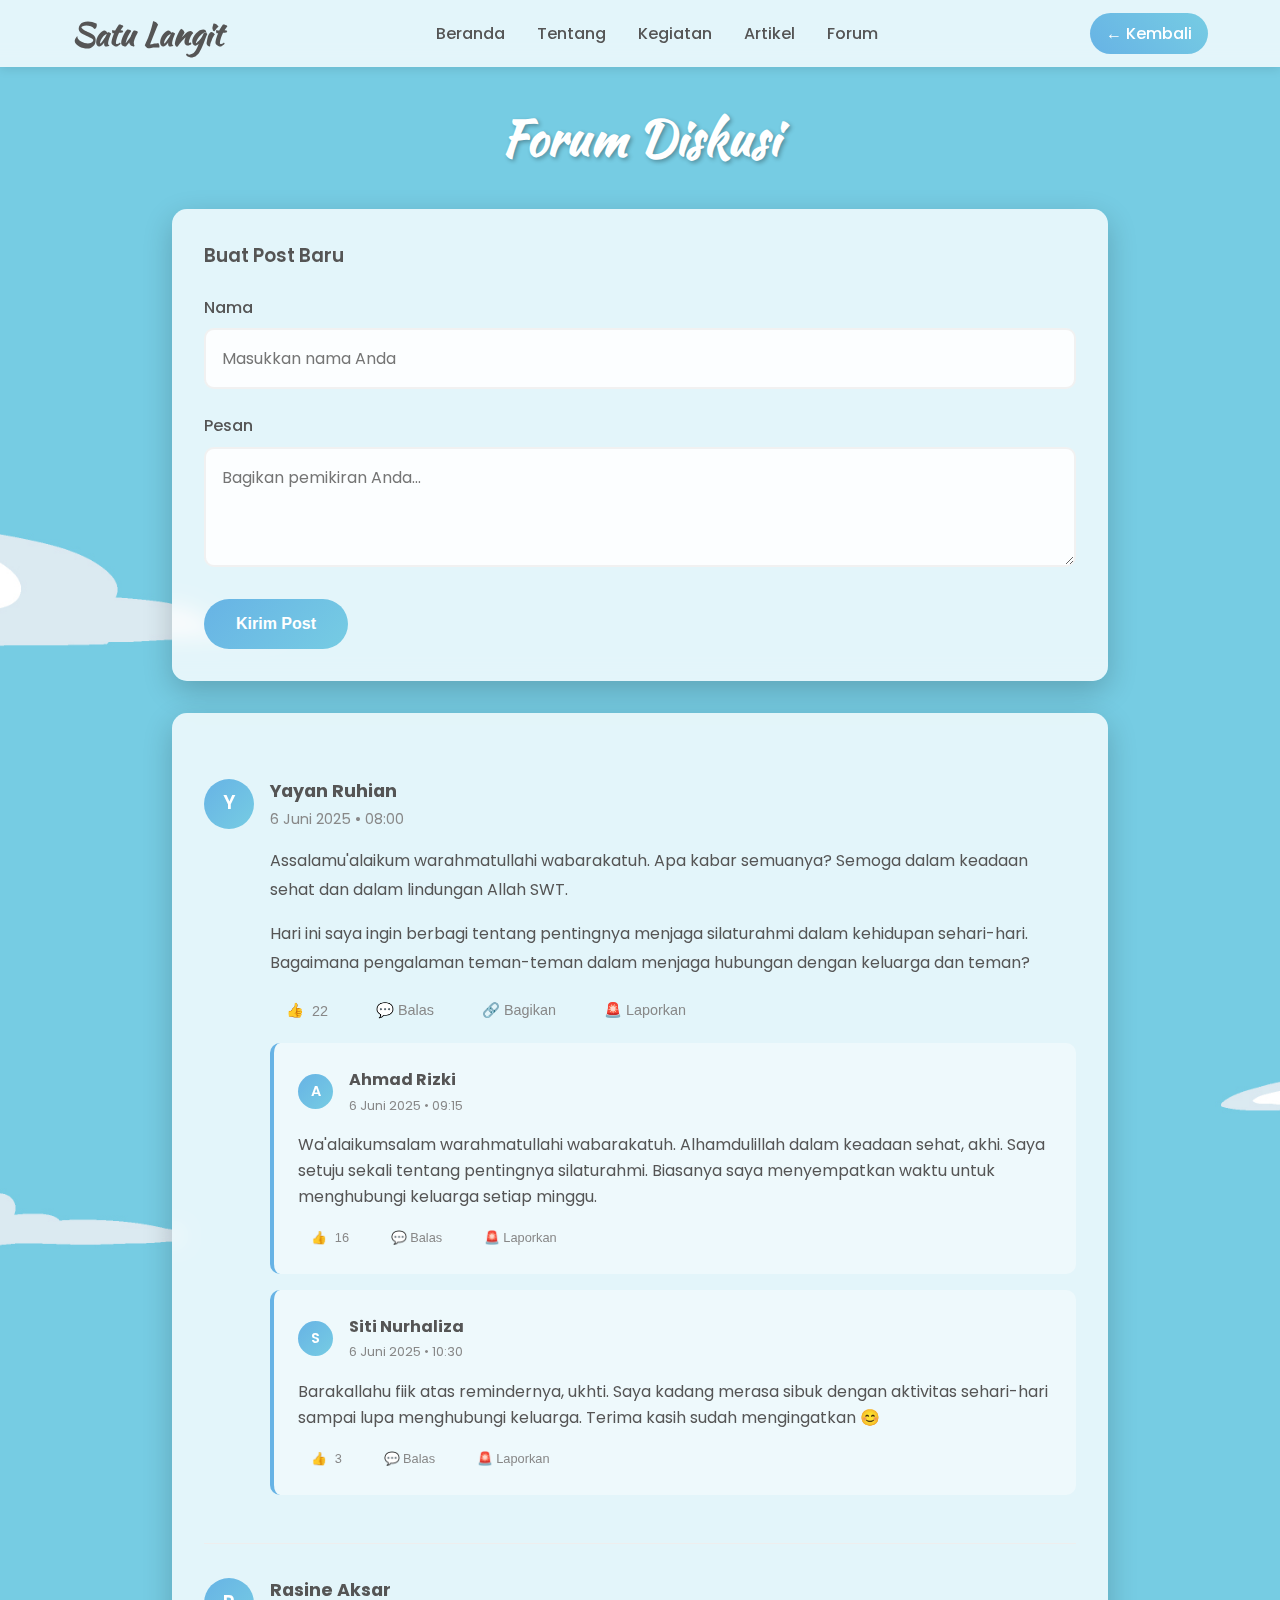
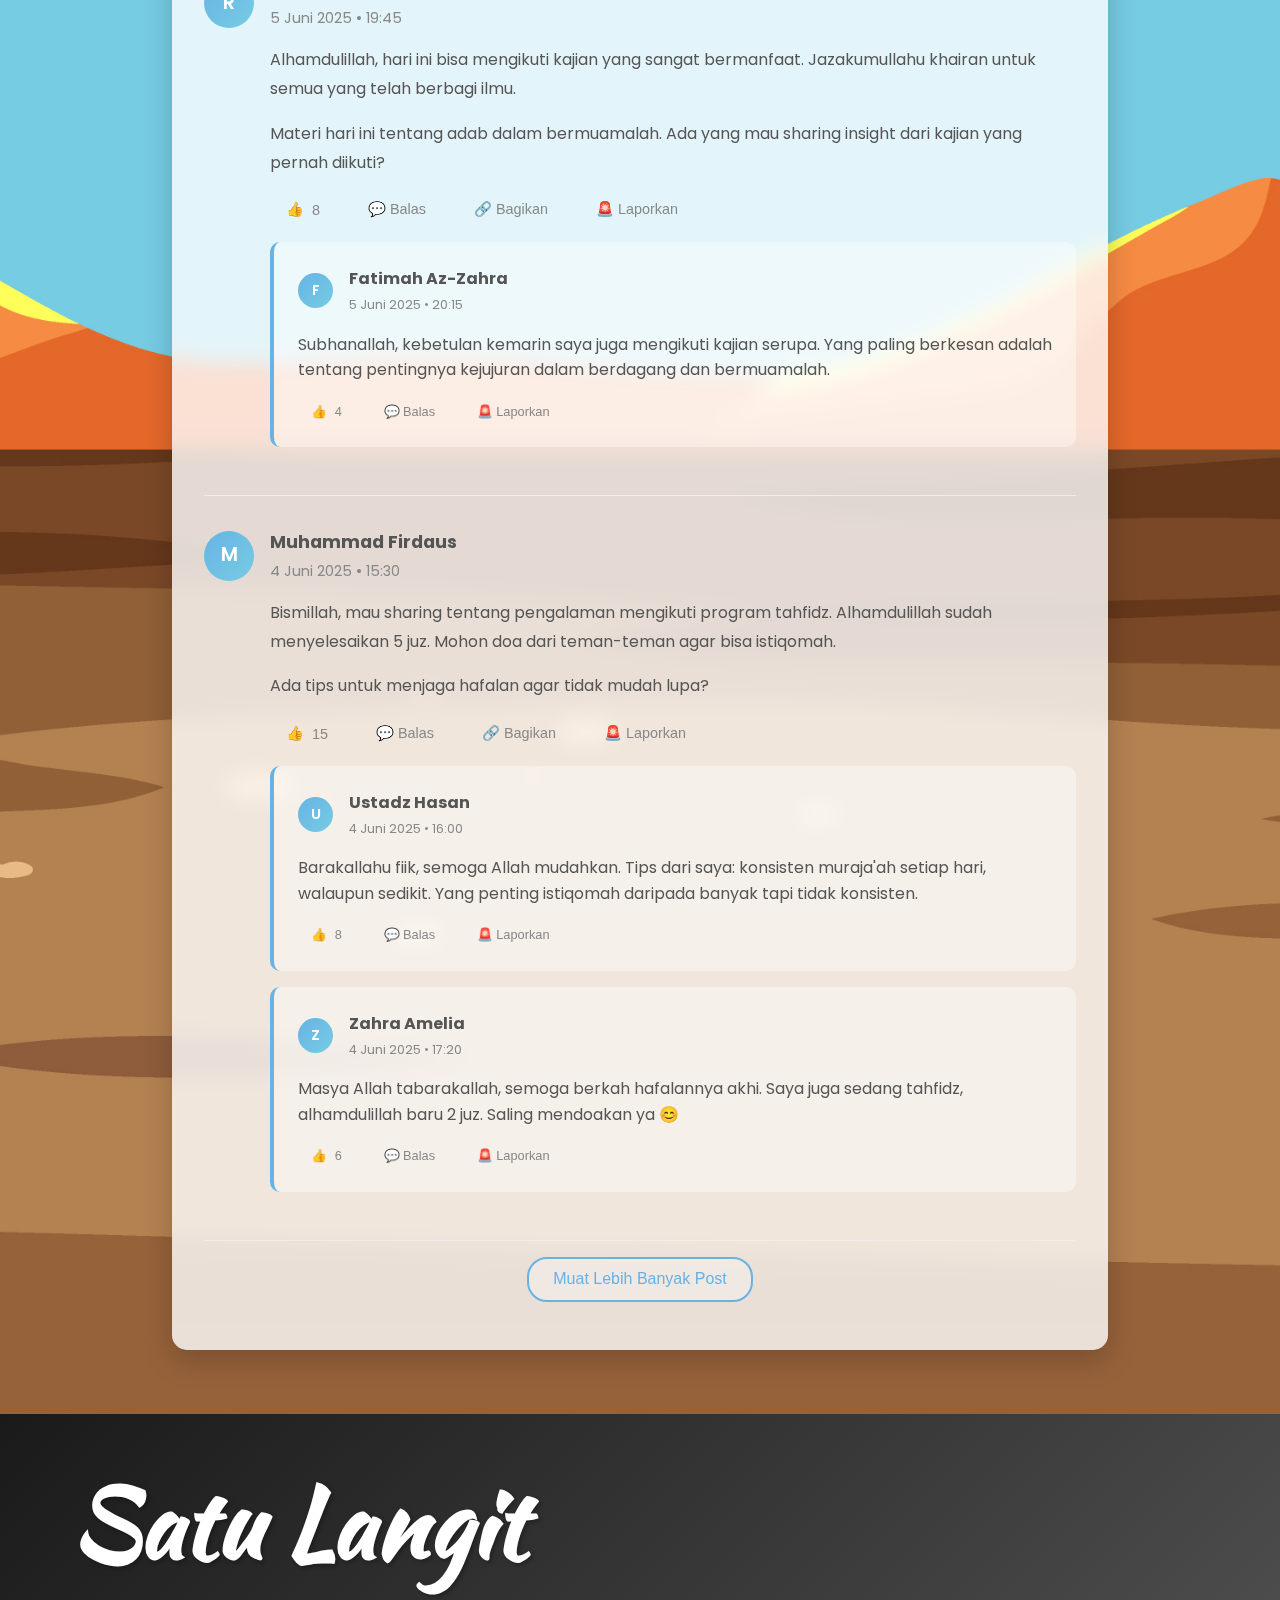
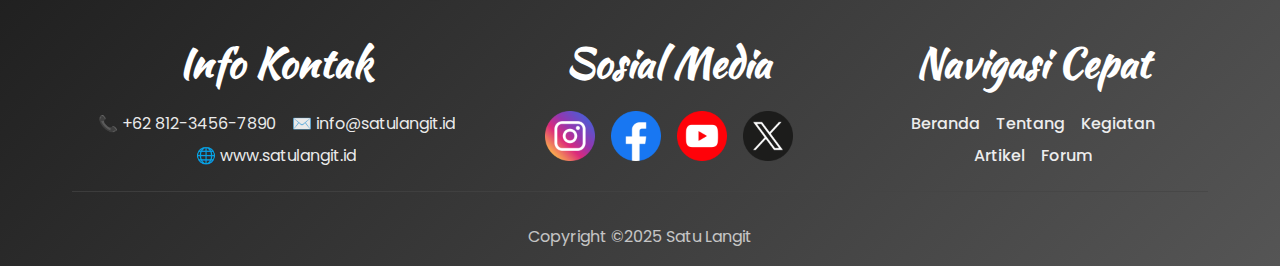
<file: forum.html>
<!DOCTYPE html>
<html lang="id">
<head>
    <meta charset="UTF-8">
    <meta name="viewport" content="width=device-width, initial-scale=1.0">
    <title>Forum - Satu Langit</title>
    <link href="https://fonts.googleapis.com/css2?family=Great+Vibes&display=swap" rel="stylesheet">
    <link href="https://fonts.googleapis.com/css2?family=Kaushan+Script&display=swap" rel="stylesheet">

    <link rel="stylesheet" href="style.css">

    <style>
        /* Main Content */
        .main-content {
          padding-top: 100px;
          min-height: 100vh;
        }

        .max-container {
          max-width: 1000px;
        }

        .page-title {
          font-family: 'Kaushan Script', cursive;
          text-align: center;
          font-size: 3rem;
          font-weight: 600;
          margin-bottom: 2rem;
          color: white;
          text-shadow: 2px 2px 4px rgba(0,0,0,0.3);
        }

        /* Form Post Baru */
        .new-post-form {
          background: rgba(255, 255, 255, 0.8);
          backdrop-filter: blur(10px);
          border-radius: 15px;
          padding: 2rem;
          margin-bottom: 2rem;
          box-shadow: 0 10px 30px rgba(0,0,0,0.2);
        }

        .new-post-form h3 {
          color: #555555;
          margin-bottom: 1.5rem;
          font-weight: 600;
        }

        .form-group {
          margin-bottom: 1.5rem;
        }

        .form-group label {
          display: block;
          margin-bottom: 0.5rem;
          color: #555555;
          font-weight: 500;
        }

        .form-group input,
        .form-group textarea {
          background: rgba(255, 255, 255, 0.9);
          width: 100%;
          padding: 1rem;
          border: 2px solid rgba(240, 240, 240, 0.9);
          border-radius: 10px;
          font-family: 'Poppins', sans-serif;
          font-size: 1rem;
          transition: border-color 0.3s;
        }

        .form-group input:focus,
        .form-group textarea:focus {
          outline: none;
          border-color: #67B3E5;
        }

        .form-group textarea {
          resize: vertical;
          min-height: 120px;
        }

        .submit-btn {
          background: linear-gradient(135deg, #67B3E5 0%, #76CCE3 100%);
          color: white;
          border: none;
          padding: 1rem 2rem;
          border-radius: 25px;
          font-size: 1rem;
          font-weight: 600;
          cursor: pointer;
          transition: transform 0.3s, box-shadow 0.3s;
        }

        .submit-btn:hover {
          transform: translateY(-2px);
          box-shadow: 0 5px 15px rgba(102, 126, 234, 0.4);
        }

        /* Custom Alert Style */
        .custom-alert {
            display: none;
            position: fixed;
            top: 0;
            left: 0;
            width: 100%;
            height: 100%;
            background-color: rgba(0,0,0,0.5);
            z-index: 2000;
            justify-content: center;
            align-items: center;
        }

        .alert-content {
            background: rgba(255, 255, 255, 0.8);;
            padding: 2rem;
            border-radius: 10px;
            width: 90%;
            max-width: 400px;
            box-shadow: 0 5px 15px rgba(0,0,0,0.3);
            text-align: center;
            position: relative;
            animation: alertFadeIn 0.3s;
        }

        @keyframes alertFadeIn {
            from { opacity: 0; transform: translateY(-20px); }
            to { opacity: 1; transform: translateY(0); }
        }

        .close-alert {
            position: absolute;
            top: 10px;
            right: 15px;
            font-size: 1.5rem;
            cursor: pointer;
            color: #555;
        }

        .close-alert:hover {
            color: #000;
        }

        /* Forum Posts Container */
        .forum-container {
          background: rgba(255, 255, 255, 0.8);
          backdrop-filter: blur(10px);
          border-radius: 15px;
          padding: 2rem;
          padding-bottom: 2rem;
          box-shadow: 0 10px 30px rgba(0,0,0,0.2);
        }

        /* Forum Post */
        .forum-post {
          border-bottom: 1px solid #eee;
          padding: 2rem 0;
          position: relative;
        }

        .forum-post:last-child {
          border-bottom: none;
        }

        .post-header {
          display: flex;
          align-items: center;
          gap: 1rem;
          margin-bottom: 1rem;
        }

        .forum-avatar {
          width: 50px;
          height: 50px;
          background: linear-gradient(135deg, #67B3E5 0%, #76CCE3 100%);
          border-radius: 50%;
          display: flex;
          align-items: center;
          justify-content: center;
          color: white;
          font-weight: 600;
          font-size: 1.2rem;
          flex-shrink: 0;
        }

        .post-info h3 {
          color: #555555;
          font-size: 1.1rem;
          margin-bottom: 0.2rem;
        }

        .post-meta {
          font-size: 0.9rem;
          color: #888;
        }

        .post-content {
          margin-left: 66px;
          margin-bottom: 1rem;
        }

        .post-content p {
          color: #555555;
          line-height: 1.8;
          margin-bottom: 1rem;
        }

        .post-actions {
          display: flex;
          gap: 1rem;
          margin-left: 66px;
          margin-bottom: 1rem;
        }

        .action-btn {
          background: none;
          border: none;
          color: #888;
          cursor: pointer;
          font-size: 0.9rem;
          padding: 0.5rem 1rem;
          border-radius: 20px;
          transition: all 0.3s;
          display: flex;
          align-items: center;
          gap: 0.5rem;
        }

        .action-btn:hover {
          background: rgba(102, 126, 234, 0.1);
          color: #67B3E5;
        }

        .action-btn.liked {
          color: #e74c3c;
        }

        /* Reply Form */
        .reply-form {
          margin-left: 66px;
          margin-top: 1rem;
          background: rgba(255, 255, 255, 0.6);
          padding: 1.5rem;
          border-radius: 10px;
          display: none;
        }

        .reply-form.show {
          display: block;
        }

        .reply-form textarea:focus {
          outline: none;
          border-color: #67B3E5;
        }

        .reply-form textarea {
          width: 100%;
          padding: 1rem;
          border: 2px solid #e1e1e1;
          border-radius: 8px;
          resize: vertical;
          min-height: 80px;
          font-family: 'Poppins', sans-serif;
        }

        .reply-form .form-actions {
          display: flex;
          gap: 1rem;
          margin-top: 1rem;
        }

        .reply-btn {
          background: #67B3E5;
          color: white;
          border: none;
          padding: 0.5rem 1.5rem;
          border-radius: 20px;
          cursor: pointer;
          font-size: 0.9rem;
          transition: background 0.3s;
        }

        .reply-btn:hover {
          background: #76CCE3;
        }

        .cancel-btn {
          background: #6c757d;
          color: white;
          border: none;
          padding: 0.5rem 1.5rem;
          border-radius: 20px;
          cursor: pointer;
          font-size: 0.9rem;
          transition: background 0.3s;
        }

        .cancel-btn:hover {
          background: #5a6268;
        }

        /* Replies */
        .replies {
          margin-left: 66px;
          margin-top: 1rem;
        }

        .reply {
          background: rgba(255, 255, 255, 0.4);
          border-radius: 10px;
          padding: 1.5rem;
          margin-bottom: 1rem;
          border-left: 4px solid #67B3E5;
        }

        .reply-header {
          display: flex;
          align-items: center;
          gap: 1rem;
          margin-bottom: 1rem;
        }

        .reply-avatar {
          width: 35px;
          height: 35px;
          background: linear-gradient(135deg, #67B3E5 0%, #76CCE3 100%);
          border-radius: 50%;
          display: flex;
          align-items: center;
          justify-content: center;
          color: white;
          font-weight: 600;
          font-size: 0.9rem;
        }

        .reply-info h4 {
          color: #555555;
          font-size: 1rem;
          margin-bottom: 0.2rem;
        }

        .reply-meta {
          font-size: 0.8rem;
          color: #888;
        }

        .reply-content {
          color: #555555;
          line-height: 1.6;
        }

        .reply-actions {
          display: flex;
          gap: 1rem;
          margin-top: 1rem;
        }

        .reply-actions .action-btn {
          font-size: 0.8rem;
          padding: 0.3rem 0.8rem;
        }

        /* Show More Button */
        .show-more-btn {
          background: rgba(255, 255, 255, 0.3);
          color: #67B3E5;
          border: 2px solid #67B3E5;
          padding: 0.7rem 1.5rem;
          border-radius: 20px;
          cursor: pointer;
          font-size: 1rem;
          font-weight: 500;
          margin: 1rem auto;
          display: block;
          transition: all 0.3s;
        }

        .show-more-btn:hover {
          background: #67B3E5;
          color: white;
        }

        /* Responsive */
        @media (max-width: 768px) {
          .page-title {
            font-size: 2.5rem;
          }
        }
    </style>
</head>
<body>
    <!-- Header -->
    <header class="header">
        <div class="nav-container">
            <a href="index.html">
                <div class="logo">Satu Langit</div>
            </a>
            <nav>
                <ul class="nav-menu">
                    <li><a href="index.html"><span>B</span><span>e</span><span>r</span><span>a</span><span>n</span><span>d</span><span>a</span></a></li>
                    <li><a href="index.html#tentang"><span>T</span><span>e</span><span>n</span><span>t</span><span>a</span><span>n</span><span>g</span></a></li>
                    <li><a href="index.html#kegiatan"><span>K</span><span>e</span><span>g</span><span>i</span><span>a</span><span>t</span><span>a</span><span>n</span></a></li>
                    <li><a href="index.html#artikel"><span>A</span><span>r</span><span>t</span><span>i</span><span>k</span><span>e</span><span>l</span></a></li>
                    <li><a href="index.html#forum"><span>F</span><span>o</span><span>r</span><span>u</span><span>m</span></a></li>
                </ul>
            </nav>
            <a href="index.html" class="back-btn">← Kembali</a>
        </div>
    </header>

    <!-- Main Content -->
    <section class="background">
        <main class="main-content">
            <div class="container max-container">
                <h1 class="page-title">Forum Diskusi</h1>
    
                <!-- Form Post Baru -->
                <div class="new-post-form">
                    <h3>Buat Post Baru</h3>
                    <form id="newPostForm">
                        <div class="form-group">
                            <label for="authorName">Nama</label>
                            <input type="text" id="authorName" name="authorName" placeholder="Masukkan nama Anda" required>
                        </div>
                        <div class="form-group">
                            <label for="postContent">Pesan</label>
                            <textarea id="postContent" name="postContent" placeholder="Bagikan pemikiran Anda..." required></textarea>
                        </div>
                        <button type="submit" class="submit-btn">Kirim Post</button>
                    </form>
                </div>
    
                <!-- Forum Posts -->
                <div class="forum-container">
                    <!-- Post 1 -->
                    <div class="forum-post">
                        <div class="post-header">
                            <div class="forum-avatar">Y</div>
                            <div class="post-info">
                                <h3>Yayan Ruhian</h3>
                                <div class="post-meta">6 Juni 2025 • 08:00</div>
                            </div>
                        </div>
                        <div class="post-content">
                            <p>Assalamu'alaikum warahmatullahi wabarakatuh. Apa kabar semuanya? Semoga dalam keadaan sehat dan dalam lindungan Allah SWT.</p>
                            <p>Hari ini saya ingin berbagi tentang pentingnya menjaga silaturahmi dalam kehidupan sehari-hari. Bagaimana pengalaman teman-teman dalam menjaga hubungan dengan keluarga dan teman?</p>
                        </div>
                        <div class="post-actions">
                            <button class="action-btn like-btn" data-likes="12">
                                <span class="like-icon">👍</span>
                                <span class="like-count">22</span>
                            </button>
                            <button class="action-btn reply-toggle-btn">
                                💬 Balas
                            </button>
                            <button class="action-btn">
                                🔗 Bagikan
                            </button>
                            <button class="action-btn">🚨 Laporkan</button>
                        </div>
                        
                        <!-- Reply Form -->
                        <div class="reply-form">
                            <textarea placeholder="Tulis balasan Anda..."></textarea>
                            <div class="form-actions">
                                <button class="reply-btn">Kirim</button>
                                <button class="cancel-btn">Batal</button>
                            </div>
                        </div>
    
                        <!-- Replies -->
                        <div class="replies">
                            <div class="reply">
                                <div class="reply-header">
                                    <div class="reply-avatar">A</div>
                                    <div class="reply-info">
                                        <h4>Ahmad Rizki</h4>
                                        <div class="reply-meta">6 Juni 2025 • 09:15</div>
                                    </div>
                                </div>
                                <div class="reply-content">
                                    <p>Wa'alaikumsalam warahmatullahi wabarakatuh. Alhamdulillah dalam keadaan sehat, akhi. Saya setuju sekali tentang pentingnya silaturahmi. Biasanya saya menyempatkan waktu untuk menghubungi keluarga setiap minggu.</p>
                                </div>
                                <div class="reply-actions">
                                    <button class="action-btn like-btn" data-likes="5">
                                        <span class="like-icon">👍</span>
                                        <span class="like-count">16</span>
                                    </button>
                                    <button class="action-btn">💬 Balas</button>
                                    <button class="action-btn">🚨 Laporkan</button>
                                </div>
                            </div>
    
                            <div class="reply">
                                <div class="reply-header">
                                    <div class="reply-avatar">S</div>
                                    <div class="reply-info">
                                        <h4>Siti Nurhaliza</h4>
                                        <div class="reply-meta">6 Juni 2025 • 10:30</div>
                                    </div>
                                </div>
                                <div class="reply-content">
                                    <p>Barakallahu fiik atas remindernya, ukhti. Saya kadang merasa sibuk dengan aktivitas sehari-hari sampai lupa menghubungi keluarga. Terima kasih sudah mengingatkan 😊</p>
                                </div>
                                <div class="reply-actions">
                                    <button class="action-btn like-btn" data-likes="3">
                                        <span class="like-icon">👍</span>
                                        <span class="like-count">3</span>
                                    </button>
                                    <button class="action-btn">💬 Balas</button>
                                    <button class="action-btn">🚨 Laporkan</button>
                                </div>
                            </div>
                        </div>
                    </div>
    
                    <!-- Post 2 -->
                    <div class="forum-post">
                        <div class="post-header">
                            <div class="forum-avatar">R</div>
                            <div class="post-info">
                                <h3>Rasine Aksar</h3>
                                <div class="post-meta">5 Juni 2025 • 19:45</div>
                            </div>
                        </div>
                        <div class="post-content">
                            <p>Alhamdulillah, hari ini bisa mengikuti kajian yang sangat bermanfaat. Jazakumullahu khairan untuk semua yang telah berbagi ilmu.</p>
                            <p>Materi hari ini tentang adab dalam bermuamalah. Ada yang mau sharing insight dari kajian yang pernah diikuti?</p>
                        </div>
                        <div class="post-actions">
                            <button class="action-btn like-btn" data-likes="8">
                                <span class="like-icon">👍</span>
                                <span class="like-count">8</span>
                            </button>
                            <button class="action-btn reply-toggle-btn">
                                💬 Balas
                            </button>
                            <button class="action-btn">
                                🔗 Bagikan
                            </button>
                            <button class="action-btn">🚨 Laporkan</button>
                        </div>
    
                        <!-- Reply Form -->
                        <div class="reply-form">
                            <textarea placeholder="Tulis balasan Anda..."></textarea>
                            <div class="form-actions">
                                <button class="reply-btn">Kirim</button>
                                <button class="cancel-btn">Batal</button>
                            </div>
                        </div>
    
                        <!-- Replies -->
                        <div class="replies">
                            <div class="reply">
                                <div class="reply-header">
                                    <div class="reply-avatar">F</div>
                                    <div class="reply-info">
                                        <h4>Fatimah Az-Zahra</h4>
                                        <div class="reply-meta">5 Juni 2025 • 20:15</div>
                                    </div>
                                </div>
                                <div class="reply-content">
                                    <p>Subhanallah, kebetulan kemarin saya juga mengikuti kajian serupa. Yang paling berkesan adalah tentang pentingnya kejujuran dalam berdagang dan bermuamalah.</p>
                                </div>
                                <div class="reply-actions">
                                    <button class="action-btn like-btn" data-likes="4">
                                        <span class="like-icon">👍</span>
                                        <span class="like-count">4</span>
                                    </button>
                                    <button class="action-btn">💬 Balas</button>
                                    <button class="action-btn">🚨 Laporkan</button>
                                </div>
                            </div>
                        </div>
                    </div>
    
                    <!-- Post 3 -->
                    <div class="forum-post">
                        <div class="post-header">
                            <div class="forum-avatar">M</div>
                            <div class="post-info">
                                <h3>Muhammad Firdaus</h3>
                                <div class="post-meta">4 Juni 2025 • 15:30</div>
                            </div>
                        </div>
                        <div class="post-content">
                            <p>Bismillah, mau sharing tentang pengalaman mengikuti program tahfidz. Alhamdulillah sudah menyelesaikan 5 juz. Mohon doa dari teman-teman agar bisa istiqomah.</p>
                            <p>Ada tips untuk menjaga hafalan agar tidak mudah lupa?</p>
                        </div>
                        <div class="post-actions">
                            <button class="action-btn like-btn" data-likes="15">
                                <span class="like-icon">👍</span>
                                <span class="like-count">15</span>
                            </button>
                            <button class="action-btn reply-toggle-btn">
                                💬 Balas
                            </button>
                            <button class="action-btn">
                                🔗 Bagikan
                            </button>
                            <button class="action-btn">🚨 Laporkan</button>
                        </div>
    
                        <!-- Reply Form -->
                        <div class="reply-form">
                            <textarea placeholder="Tulis balasan Anda..."></textarea>
                            <div class="form-actions">
                                <button class="reply-btn">Kirim</button>
                                <button class="cancel-btn">Batal</button>
                            </div>
                        </div>
    
                        <!-- Replies -->
                        <div class="replies">
                            <div class="reply">
                                <div class="reply-header">
                                    <div class="reply-avatar">U</div>
                                    <div class="reply-info">
                                        <h4>Ustadz Hasan</h4>
                                        <div class="reply-meta">4 Juni 2025 • 16:00</div>
                                    </div>
                                </div>
                                <div class="reply-content">
                                    <p>Barakallahu fiik, semoga Allah mudahkan. Tips dari saya: konsisten muraja'ah setiap hari, walaupun sedikit. Yang penting istiqomah daripada banyak tapi tidak konsisten.</p>
                                </div>
                                <div class="reply-actions">
                                    <button class="action-btn like-btn" data-likes="8">
                                        <span class="like-icon">👍</span>
                                        <span class="like-count">8</span>
                                    </button>
                                    <button class="action-btn">💬 Balas</button>
                                    <button class="action-btn">🚨 Laporkan</button>
                                </div>
                            </div>
    
                            <div class="reply">
                                <div class="reply-header">
                                    <div class="reply-avatar">Z</div>
                                    <div class="reply-info">
                                        <h4>Zahra Amelia</h4>
                                        <div class="reply-meta">4 Juni 2025 • 17:20</div>
                                    </div>
                                </div>
                                <div class="reply-content">
                                    <p>Masya Allah tabarakallah, semoga berkah hafalannya akhi. Saya juga sedang tahfidz, alhamdulillah baru 2 juz. Saling mendoakan ya 😊</p>
                                </div>
                                <div class="reply-actions">
                                    <button class="action-btn like-btn" data-likes="6">
                                        <span class="like-icon">👍</span>
                                        <span class="like-count">6</span>
                                    </button>
                                    <button class="action-btn">💬 Balas</button>
                                    <button class="action-btn">🚨 Laporkan</button>
                                </div>
                            </div>
                        </div>
                    </div>
    
                    <button class="show-more-btn">Muat Lebih Banyak Post</button>
                </div>
            </div>
        </main>
    </section>

    <!-- Footer -->
    <footer class="footer">
        <div class="footer-container">
            <a href="index.html">
                <h4 class="judul">Satu Langit</h4>
            </a>
            <div class="footer-content">
                <div class="footer-section">
                    <h2 class="section-title">Info Kontak</h2>
                     <div class="footer-menu">
                       <ul class="menu-atas">
                           <li><a href="https://wa.me/6281234567890" target="_blank"><p>📞 +62 812-3456-7890</p></a></li>
                           <li><a href="info@satulangit.id" target="_blank"><p>✉️ info@satulangit.id</p></a></li>
                       </ul>
                       <ul class="menu-bawah">
                           <li><a href="index.html" target="_blank"><p>🌐 www.satulangit.id</p></a></li>
                       </ul>
                     </div>
                </div>
                <div class="footer-section">
                    <h2 class="section-title">Sosial Media</h2>
                    <div class="footer-menu social-media">
                      <ul>
                        <a href="https://instagram.com" target="_blank" title="Instagram">
                          <div class="social-icon">
                            <img src="images/socialmedia1.png" alt="Social Media">
                          </div>
                        </a>
                        <a href="https://facebook.com" target="_blank" title="Facebook">
                          <div class="social-icon">
                            <img src="images/socialmedia2.png" alt="Social Media">
                          </div>
                        </a>
                        <a href="https://youtube.com" target="_blank" title="YouTube">
                          <div class="social-icon">
                            <img src="images/socialmedia3.png" alt="Social Media">
                          </div>
                        </a>
                        <a href="https://x.com" target="_blank" title="X">
                          <div class="social-icon">
                            <img src="images/socialmedia4.png" alt="Social Media">
                          </div>
                        </a>
                      </ul>
                    </div>
                </div>
                <div class="footer-section">
                    <h2 class="section-title">Navigasi Cepat</h2>
                    <div class="footer-menu">
                      <ul class="menu-atas">
                          <li><a href="index.html"><span>B</span><span>e</span><span>r</span><span>a</span><span>n</span><span>d</span><span>a</span></a></li>
                          <li><a href="index.html#tentang"><span>T</span><span>e</span><span>n</span><span>t</span><span>a</span><span>n</span><span>g</span></a></li>
                          <li><a href="index.html#kegiatan"><span>K</span><span>e</span><span>g</span><span>i</span><span>a</span><span>t</span><span>a</span><span>n</span></a></li>
                      </ul>
                      <ul class="menu-bawah">
                          <li><a href="index.html#artikel"><span>A</span><span>r</span><span>t</span><span>i</span><span>k</span><span>e</span><span>l</span></a></li>
                          <li><a href="index.html#forum"><span>F</span><span>o</span><span>r</span><span>u</span><span>m</span></a></li>
                      </ul>
                    </div>
                </div>
            </div>
            <div class="footer-bottom">
                <p>Copyright ©2025 Satu Langit</p>
            </div>
        </div>
    </footer>

    <!-- Custom Alert Popup -->
    <div id="customAlert" class="custom-alert">
        <div class="alert-content">
            <span class="close-alert">&times;</span>
            <p id="alertMessage"></p>
        </div>
    </div>

    <script>
        // Handle new post form
        document.getElementById('newPostForm').addEventListener('submit', function(e) {
            e.preventDefault();
            
            const authorName = document.getElementById('authorName').value;
            const postContent = document.getElementById('postContent').value;
            
            if (authorName && postContent) {
                // Create new post element
                const newPost = createNewPost(authorName, postContent);
                
                // Add to forum container
                const forumContainer = document.querySelector('.forum-container');
                forumContainer.insertBefore(newPost, forumContainer.firstChild);
                
                // Clear form
                document.getElementById('authorName').value = '';
                document.getElementById('postContent').value = '';
                
                // Tampilkan custom alert
                showAlert('Post berhasil dikirim!');
            }
        });

        // Ganti semua instance toLocaleDateString() dengan fungsi baru
        function formatTanggal(date) {
        const bulan = [
            'Januari', 'Februari', 'Maret', 'April', 'Mei', 'Juni',
            'Juli', 'Agustus', 'September', 'Oktober', 'November', 'Desember'
        ];
        
        const tanggal = date.getDate();
        const namaBulan = bulan[date.getMonth()];
        const tahun = date.getFullYear();
        
        return `${tanggal} ${namaBulan} ${tahun}`;
        }

        function createNewPost(authorName, content) {
            const postDiv = document.createElement('div');
            postDiv.className = 'forum-post';
            
            const now = new Date();
            const timeString = formatTanggal(now) + ' • ' + now.toLocaleTimeString('id-ID', {hour: '2-digit', minute: '2-digit'});
            const avatar = authorName.charAt(0).toUpperCase();
            
            postDiv.innerHTML = `
                <div class="post-header">
                    <div class="profil">
                        <img src="images/foto-profil.jpg" alt="Profil">
                    </div>
                    <div class="post-info">
                        <h3>${authorName}</h3>
                        <div class="post-meta">${timeString}</div>
                    </div>
                </div>
                <div class="post-content">
                    <p>${content}</p>
                </div>
                <div class="post-actions">
                    <button class="action-btn like-btn" data-likes="0">
                        <span class="like-icon">👍</span>
                        <span class="like-count">0</span>
                    </button>
                    <button class="action-btn reply-toggle-btn">
                        💬 Balas
                    </button>
                    <button class="action-btn">
                        🔗 Bagikan
                    </button>
                    <button class="action-btn">🚨 Laporkan</button>
                </div>
                
                <div class="reply-form">
                    <textarea placeholder="Tulis balasan Anda..."></textarea>
                    <div class="form-actions">
                        <button class="reply-btn">Kirim</button>
                        <button class="cancel-btn">Batal</button>
                    </div>
                </div>

                <div class="replies"></div>
            `;
            
            return postDiv;
        }

        // Handle like buttons
        document.addEventListener('click', function(e) {
            if (e.target.closest('.like-btn')) {
                const button = e.target.closest('.like-btn');
                const likeCount = button.querySelector('.like-count');
                let currentLikes = parseInt(button.dataset.likes);
                
                if (button.classList.contains('liked')) {
                    currentLikes--;
                    button.classList.remove('liked');
                } else {
                    currentLikes++;
                    button.classList.add('liked');
                }
                
                button.dataset.likes = currentLikes;
                likeCount.textContent = currentLikes;
            }
        });

        // Handle reply toggle
        document.addEventListener('click', function(e) {
            if (e.target.closest('.reply-toggle-btn')) {
                const post = e.target.closest('.forum-post');
                const replyForm = post.querySelector('.reply-form');
                replyForm.classList.toggle('show');
                
                if (replyForm.classList.contains('show')) {
                    replyForm.querySelector('textarea').focus();
                }
            }
        });

        // Handle reply form buttons
        document.addEventListener('click', function(e) {
            if (e.target.classList.contains('reply-btn')) {
                const replyForm = e.target.closest('.reply-form');
                const textarea = replyForm.querySelector('textarea');
                const replyContent = textarea.value.trim();
                
                if (replyContent) {
                    // Create new reply
                    const newReply = createNewReply('Anda', replyContent);
                    
                    // Add to replies section
                    const post = replyForm.closest('.forum-post');
                    const repliesSection = post.querySelector('.replies');
                    repliesSection.appendChild(newReply);
                    
                    // Clear and hide form
                    textarea.value = '';
                    replyForm.classList.remove('show');
                    
                    // Tampilkan custom alert
                    showAlert('Balasan berhasil dikirim!');
                }
            }
            
            if (e.target.classList.contains('cancel-btn')) {
                const replyForm = e.target.closest('.reply-form');
                replyForm.querySelector('textarea').value = '';
                replyForm.classList.remove('show');
            }
        });

        function createNewReply(authorName, content) {
           const replyDiv = document.createElement('div');
           replyDiv.className = 'reply';
           
           const now = new Date();
           const timeString = formatTanggal(now) + ' • ' + now.toLocaleTimeString('id-ID', {hour: '2-digit', minute: '2-digit'});
           const avatar = authorName.charAt(0).toUpperCase();
           
           replyDiv.innerHTML = `
               <div class="reply-header">
                   <div class="profil">
                       <img src="images/foto-profil.jpg" alt="Profil">
                   </div>
                   <div class="reply-info">
                       <h4>${authorName}</h4>
                       <div class="reply-meta">${timeString}</div>
                   </div>
               </div>
               <div class="reply-content">
                   <p>${content}</p>
               </div>
               <div class="reply-actions">
                   <button class="action-btn like-btn" data-likes="0">
                       <span class="like-icon">👍</span>
                       <span class="like-count">0</span>
                   </button>
                   <button class="action-btn">💬 Balas</button>
                   <button class="action-btn">🚨 Laporkan</button>
               </div>
           `;
           
           return replyDiv;
       }

       // Handle show more button
       document.addEventListener('click', function(e) {
           if (e.target.classList.contains('show-more-btn')) {
               // Simulate loading more posts
               const additionalPosts = [
                   {
                       author: 'Abdullah Rahman',
                       content: 'Subhanallah, semalam mimpi bertemu Rasulullah SAW. Alhamdulillah hati terasa sangat tenang. Bagaimana pandangan teman-teman tentang mimpi yang baik?',
                       date: '3 Juni 2025 • 22:15',
                       likes: 6
                   },
                   {
                       author: 'Khadijah Salsabila',
                       content: 'Mau sharing tentang program sedekah subuh yang rutin saya lakukan. Alhamdulillah banyak berkah yang dirasakan. Ada yang mau ikut program serupa?',
                       date: '2 Juni 2025 • 06:30',
                       likes: 12
                   }
               ];

               const forumContainer = document.querySelector('.forum-container');
               const showMoreBtn = document.querySelector('.show-more-btn');

               additionalPosts.forEach(post => {
                   const newPost = createAdditionalPost(post);
                   forumContainer.insertBefore(newPost, showMoreBtn);
               });

               // Hide button after loading
               showMoreBtn.style.display = 'none';
           }
       });

       function createAdditionalPost(postData) {
           const postDiv = document.createElement('div');
           postDiv.className = 'forum-post';
           const avatar = postData.author.charAt(0).toUpperCase();
           
           postDiv.innerHTML = `
               <div class="post-header">
                   <div class="forum-avatar">${avatar}</div>
                   <div class="post-info">
                       <h3>${postData.author}</h3>
                       <div class="post-meta">${postData.date}</div>
                   </div>
               </div>
               <div class="post-content">
                   <p>${postData.content}</p>
               </div>
               <div class="post-actions">
                   <button class="action-btn like-btn" data-likes="${postData.likes}">
                       <span class="like-icon">👍</span>
                       <span class="like-count">${postData.likes}</span>
                   </button>
                   <button class="action-btn reply-toggle-btn">
                       💬 Balas
                   </button>
                   <button class="action-btn">
                       🔗 Bagikan
                   </button>
                   <button class="action-btn">🚨 Laporkan</button>
               </div>
               
               <div class="reply-form">
                   <textarea placeholder="Tulis balasan Anda..."></textarea>
                   <div class="form-actions">
                       <button class="reply-btn">Kirim</button>
                       <button class="cancel-btn">Batal</button>
                   </div>
               </div>

               <div class="replies"></div>
           `;
           
           return postDiv;
       }

       // Smooth scroll for navigation links
       document.querySelectorAll('a[href^="#"]').forEach(anchor => {
           anchor.addEventListener('click', function (e) {
               e.preventDefault();
               const target = document.querySelector(this.getAttribute('href'));
               if (target) {
                   target.scrollIntoView({
                       behavior: 'smooth'
                   });
               }
           });
       });

       // Header background change on scroll
       window.addEventListener('scroll', function() {
           const header = document.querySelector('.header');
           if (window.scrollY > 100) {
               header.style.background = 'rgba(255, 255, 255, 0.98)';
           } else {
               header.style.background = 'rgba(255, 255, 255, 0.95)';
           }
       });

       // Auto-resize textarea
       document.addEventListener('input', function(e) {
           if (e.target.tagName === 'TEXTAREA') {
               e.target.style.height = 'auto';
               e.target.style.height = e.target.scrollHeight + 'px';
           }
       });

       // Form validation
       document.addEventListener('input', function(e) {
           if (e.target.type === 'text' || e.target.tagName === 'TEXTAREA') {
               if (e.target.value.trim()) {
                   e.target.style.borderColor = '#667eea';
               } else {
                   e.target.style.borderColor = '#e1e1e1';
               }
           }
       });

       // Add animation on page load
       window.addEventListener('load', function() {
           const posts = document.querySelectorAll('.forum-post');
           posts.forEach((post, index) => {
               setTimeout(() => {
                   post.style.opacity = '0';
                   post.style.transform = 'translateY(30px)';
                   post.style.transition = 'all 0.5s ease';
                   
                   setTimeout(() => {
                       post.style.opacity = '1';
                       post.style.transform = 'translateY(0)';
                   }, 100);
               }, index * 200);
           });
       });

       // Fungsi untuk menampilkan custom alert
        function showAlert(message) {
            const alert = document.getElementById('customAlert');
            const alertMessage = document.getElementById('alertMessage');
            
            alertMessage.textContent = message;
            alert.style.display = 'flex';
            
            // Auto close setelah 3 detik
            setTimeout(() => {
                alert.style.display = 'none';
            }, 3000);
        }

        // Fungsi untuk menutup alert
        document.querySelector('.close-alert').addEventListener('click', function() {
            document.getElementById('customAlert').style.display = 'none';
        });

        // Tutup alert ketika klik di luar konten
        document.getElementById('customAlert').addEventListener('click', function(e) {
            if (e.target === this) {
                this.style.display = 'none';
            }
        });
   </script>
</body>
</html>
</file>
<file: style.css>
@import url('https://fonts.googleapis.com/css2?family=Poppins:wght@300;400;500;600;700&display=swap');

* {
  margin: 0;
  padding: 0;
  box-sizing: border-box;
}

html {
  scroll-behavior: smooth;
}

body {
  font-family: 'Poppins', sans-serif;
  line-height: 1.6;
  color: #555555;
  background: linear-gradient(135deg, #67B3E5 0%, #76CCE3 100%);
  min-height: 100vh;
}

/* Header & Navigation */
.header {
  position: fixed;
  top: 0;
  width: 100%;
  background: rgba(255, 255, 255, 0.8);
  backdrop-filter: blur(10px);
  -webkit-backdrop-filter: blur(10px);
  transition: background-color 0.3s ease;
  z-index: 1000;
  padding: 0.5rem 0;
  box-shadow: 0 2px 10px rgba(0,0,0,0.1);
}

.nav-container {
  max-width: 1200px;
  margin: 0 auto;
  display: flex;
  justify-content: space-between;
  align-items: center;
  padding: 0 2rem;
}

.nav-container a {
  text-decoration: none;
}

.logo {
  font-family: 'Kaushan Script', cursive;
  font-size: 2rem;
  font-weight: 600;
  color: #555555;
}

.nav-menu {
  display: flex;
  width: 500px;
  justify-content: center;
  list-style: none;
  gap: 2rem;
}

.nav-menu a {
  text-decoration: none;
  color: #555555;
}

.nav-menu a span {
  font-weight: 500;
  transition: all 0.3s;
}

.nav-menu a span:nth-child(2) { transition-delay: 0.1s; }
.nav-menu a span:nth-child(3) { transition-delay: 0.2s; }
.nav-menu a span:nth-child(4) { transition-delay: 0.3s; }
.nav-menu a span:nth-child(5) { transition-delay: 0.4s; }
.nav-menu a span:nth-child(6) { transition-delay: 0.5s; }
.nav-menu a span:nth-child(7) { transition-delay: 0.6s; }
.nav-menu a span:nth-child(8) { transition-delay: 0.7s; }

.nav-menu a:hover {
  color: #2196F3;
}

.nav-menu a:hover span {
  font-weight: 700;
}

.nav-menu a:hover span:nth-child(8) { transition-delay: 0.7s; }
.nav-menu a:hover span:nth-child(7) { transition-delay: 0.6s; }
.nav-menu a:hover span:nth-child(6) { transition-delay: 0.5s; }
.nav-menu a:hover span:nth-child(5) { transition-delay: 0.4s; }
.nav-menu a:hover span:nth-child(4) { transition-delay: 0.3s; }
.nav-menu a:hover span:nth-child(3) { transition-delay: 0.2s; }
.nav-menu a:hover span:nth-child(2) { transition-delay: 0.1s; }
.nav-menu a:hover span:nth-child(1) { transition-delay: 0s; }

.profil {
  width: 45px;
  height: 45px;
}

.profil img,
.forum-user img,
.reply-user img  {
  width: 100%;
  object-fit: cover;
  border-radius: 50%;
}

.back-btn {
    background: linear-gradient(45deg, #67B3E5, #76CCE3);
    color: white;
    padding: 0.5rem 1rem;
    border-radius: 25px;
    text-decoration: none;
    font-weight: 500;
    transition: transform 0.3s ease;
}

.back-btn:hover {
    transform: translateY(-2px);
    box-shadow: 0 5px 15px rgba(0,0,0,0.2);
}

/* Hamburger Menu */
.hamburger {
    display: none;
    flex-direction: column;
    justify-content: space-between;
    width: 24px;
    height: 18px;
    cursor: pointer;
}

.hamburger span {
    display: block;
    width: 100%;
    height: 2px;
    background-color: #555555;
    transition: all 0.3s ease;
}

/* Sidebar */
.sidebar-overlay {
    position: fixed;
    top: 0;
    left: 0;
    width: 100%;
    height: 100%;
    background-color: rgba(0, 0, 0, 0.5);
    z-index: 999;
    opacity: 0;
    visibility: hidden;
    transition: all 0.3s ease;
}

.sidebar {
    position: fixed;
    top: 0;
    right: -300px;
    width: 300px;
    height: 100%;
    background: rgba(255, 255, 255, 0.95);
    backdrop-filter: blur(10px);
    z-index: 1000;
    transition: right 0.3s ease;
    overflow-y: auto;
}

.sidebar-header {
    display: flex;
    justify-content: space-between;
    align-items: center;
    padding: 1rem;
    border-bottom: 1px solid rgba(0, 0, 0, 0.1);
}

.sidebar-profile {
    display: flex;
    align-items: center;
    gap: 10px;
}

.sidebar-profile img {
    width: 50px;
    height: 50px;
    border-radius: 50%;
    object-fit: cover;
    border: 2px solid white;
}

.sidebar-close {
    background: none;
    border: none;
    font-size: 1.5rem;
    cursor: pointer;
    color: #555555;
}

.sidebar-menu {
    display: flex;
    flex-direction: column;
    padding: 1rem;
}

.sidebar-menu a {
  padding: 0.75rem 0;
  text-decoration: none;
  color: #555555;
  border-bottom: 1px solid rgba(0, 0, 0, 0.05);
}

.sidebar-menu a span {
  font-weight: 500;
  transition: all 0.3s;
}

.sidebar-menu a span:nth-child(2) { transition-delay: 0.1s; }
.sidebar-menu a span:nth-child(3) { transition-delay: 0.2s; }
.sidebar-menu a span:nth-child(4) { transition-delay: 0.3s; }
.sidebar-menu a span:nth-child(5) { transition-delay: 0.4s; }
.sidebar-menu a span:nth-child(6) { transition-delay: 0.5s; }
.sidebar-menu a span:nth-child(7) { transition-delay: 0.6s; }
.sidebar-menu a span:nth-child(8) { transition-delay: 0.7s; }

.sidebar-menu a:hover {
  color: #2196F3;
}

.sidebar-menu a:hover span {
  font-weight: 700;
}

.sidebar-menu a:hover span:nth-child(8) { transition-delay: 0.7s; }
.sidebar-menu a:hover span:nth-child(7) { transition-delay: 0.6s; }
.sidebar-menu a:hover span:nth-child(6) { transition-delay: 0.5s; }
.sidebar-menu a:hover span:nth-child(5) { transition-delay: 0.4s; }
.sidebar-menu a:hover span:nth-child(4) { transition-delay: 0.3s; }
.sidebar-menu a:hover span:nth-child(3) { transition-delay: 0.2s; }
.sidebar-menu a:hover span:nth-child(2) { transition-delay: 0.1s; }
.sidebar-menu a:hover span:nth-child(1) { transition-delay: 0s; }

/* Active state */
.sidebar-open .sidebar-overlay {
    opacity: 1;
    visibility: visible;
}

.sidebar-open .sidebar {
    right: 0;
}

/* Hero Section */
.hero {
  height: 150vh;
  background-image: url('images/bg1.jpg');
  background-size: cover;
  background-position: bottom;
  background-repeat: no-repeat;
  display: flex;
  align-items: center;
  justify-content: center;
  text-align: center;
  color: white;
  position: relative;
  overflow: hidden;
}

.hero-content {
  position: absolute;
  top: 180px;
  left: 200px;
  text-align: left;
}

.judul {
  font-family: 'Kaushan Script', cursive;
  font-size: 96px;
  font-weight: 700;
  color: white;
  text-shadow: 2px 2px 4px rgba(0,0,0,0.3);
}
.subjudul {
  font-family: 'Kaushan Script', cursive;
  font-size: 24px;
  font-weight: 100;
  font-style: italic;
  color: white;
  text-shadow: 2px 2px 4px rgba(0,0,0,0.3);
  margin-top: -0.5rem;
  padding-left: 2rem;
  letter-spacing: 0.2px;
}

/* Sections */
.section {
  padding: 5rem 0;
}

.container {
  max-width: 1200px;
  margin: 0 auto;
  padding: 0 2rem;
  padding-bottom: 4rem;
}

.section-title {
  font-family: 'Kaushan Script', cursive;
  text-align: center;
  font-size: 2.5rem;
  font-weight: 600;
  margin-bottom: 3rem;
  color: #555555;
}

/* Tentang Section */
.tentang {
  background: white;
}

.tentang-content {
  display: grid;
  grid-template-columns: 1fr 1fr;
  gap: 3rem;
  align-items: start;
  margin-bottom: 3rem;
}

.tentang-text h3 {
  font-size: 2rem;
  margin-bottom: 1rem;
  color: #555555;
}

.tentang-text p {
  color: #555555;
  font-size: 1.1rem;
  line-height: 1.8;
}

.tentang-image {
  text-align: center;
}

.tentang-image img {
  width: 550px;
  height: 330px;
  object-fit: cover;
  border-radius: 10px;
  box-shadow: 0 10px 30px rgba(0,0,0,0.2);
}

.tentang-content:nth-child(3) {
  grid-template-columns: 1fr 1fr;
}

/* Our Team Section */
.team {
  background: white;
}

.team .container {
  padding-bottom: 10vh;
}

.team-grid {
  display: grid;
  grid-template-columns: repeat(auto-fit, minmax(250px, 1fr));
  gap: 2rem;
  justify-items: center;
}

.team-card {
  width: 250px;
  height: 350px;
  background-image: url('images/ryo.jpg');
  background-size: cover;
  background-position: center;
  position: relative;
  border-radius: 15px;
  overflow: hidden;
  box-shadow: 0 5px 15px rgba(0,0,0,0.2);
  transition: all 150ms ease-in-out;
}

  .team-card .overlay {
  position: absolute;
  text-align: center;
  bottom: 0;
  width: 100%;
  padding: 20px;
  color: white;
  backdrop-filter: blur(8px);
  background-color: rgba(85, 85, 85, 0.4);
  box-sizing: border-box;
}

.team-card:hover {
  transform: scale(105%);
  box-shadow: 0 10px 30px rgba(0,0,0,0.15);
}

.team-grid:has(.team-card:hover) .team-card:not(:hover) {
  transform: scale(95%);
  filter: blur(4px)
}

.team-card h3 {
  font-size: 1.2rem;
  color: white;
}

.team-card p {
  color: white;
  font-size: 0.9rem;
  line-height: 1.4;
}

/* Background Gambar 2 */
.end-background {
  min-height: 150vh;
  max-height: fit-content;
  background-image: url('images/bg2-flip.jpg');
  background-size: cover;
  background-position: bottom;
  background-repeat: no-repeat;
  display: flex;
  align-items: center;
  justify-content: center;
  text-align: center;
  color: white;
  position: relative;
  overflow: hidden;
  margin-bottom: -53vh;
  position: relative;
  z-index: 1;
}

/* Gradient Background */
.gradient-background {
  background: linear-gradient(180deg, #67B3E5 0%, #76CCE3 100%);
  color: white;
  position: relative;
  z-index: 2;
}

/* Kegiatan Section */
.kegiatan .section-title {
  color: white;
}

.kegiatan-grid {
  display: grid;
  grid-template-columns: repeat(auto-fit, minmax(300px, 1fr));
  gap: 2rem;
}

.kegiatan-grid a {
  text-decoration: none;
}

.kegiatan-card {
    background: rgba(255, 255, 255, 0.1);
    backdrop-filter: blur(10px);
    border-radius: 15px;
    padding: 2rem;
    text-align: center;
    border: 1px solid rgba(255, 255, 255, 0.2);
    transition: all 0.4s ease;
    position: relative;
    overflow: hidden;
    cursor: pointer;
    height: 300px;
    display: flex;
    flex-direction: column;
    justify-content: center;
    align-items: center;
}

.kegiatan-card:hover {
    transform: translateY(-5px);
}

.kegiatan-card img {
    width: 80px;
    height: 80px;
    border-radius: 10px;
    margin-bottom: 1rem;
    transition: all 0.4s ease;
}

.kegiatan-card img:first-of-type {
    position: relative;
    z-index: 2;
    transform: translateY(0);
}

.kegiatan-card img:last-of-type {
    position: absolute;
    top: 0;
    left: 0;
    width: 100%;
    height: 100%;
    opacity: 0;
    z-index: 1;
    margin-bottom: 0;
    border-radius: 15px;
    transform: translateY(100%);
}

.kegiatan-card:hover img:first-of-type {
    opacity: 0;
    transform: translateY(-150%) scale(0.7);
}

.kegiatan-card:hover img:last-of-type {
  display: block;
    opacity: 1;
    transform: translateY(0);
}

.kegiatan-card h4 {
    font-size: 1.3rem;
    position: relative;
    color: white;
    transition: all 0.5s ease;
}

.kegiatan-card h4:first-of-type {
    position: relative;
    z-index: 2;
    transform: translateY(0);
}

.kegiatan-card h4:last-of-type {
  position: absolute;
  bottom: 10px;
  font-size: 2rem;
  opacity: 0;
  z-index: 3;
  text-shadow: 2px 2px 4px rgba(0, 0, 0, 0.7);
  transform: translateY(100%);
}

.kegiatan-card:hover h4:first-of-type {
    opacity: 0;
    transform: translateY(-450%) scale(0.6);
}

.kegiatan-card:hover h4:last-of-type {
    opacity: 1;
    transform: translateY(0) scale(1.2);
}

.kegiatan-card p {
  opacity: 0.9;
  line-height: 1.6;
  transition: all 0.4s ease;
  position: relative;
  z-index: 2;
  color: white;
  transform: translateY(0);
}

.kegiatan-card:hover p {
  opacity: 0;
  transform: translateY(-200%) scale(0.5);
}

/* Overlay agat text terbaca di atas gambar */
.kegiatan-card::before {
  content: '';
  position: absolute;
  top: 0;
  left: 0;
  right: 0;
  bottom: 0;
  background: rgba(0, 0, 0, 0);
  transition: all 0.4s ease;
  z-index: 2;
}

.kegiatan-card:hover::before {
  background: rgba(0, 0, 0, 0.1);
}

/* Artikel Section */
.artikel .section-title {
  color: white;
}

.artikel-grid {
  display: grid;
  grid-template-columns: repeat(auto-fit, 550px);
  justify-content: center;
  gap: 2rem;
  padding-bottom: 20px;
}

.artikel-grid a {
  text-decoration: none;
  color: white;
}

.artikel-card {
  background: rgba(255, 255, 255, 0.1);
  backdrop-filter: blur(10px);
  border-radius: 15px;
  overflow: hidden;
  border: 1px solid rgba(255, 255, 255, 0.2);
  transition: transform 0.3s;
}

.artikel-card:hover {
  transform: translateY(-5px);
  box-shadow: 0 15px 40px rgba(0,0,0,0.2);
}

.artikel-card img {
  width: 100%;
  height: 300px;
  object-fit: cover;
}

.artikel-card-content {
  padding: 1.5rem;
  height: fit-content;
}

.artikel-category {
  display: inline-block;
  background: rgba(255, 255, 255, 0.2);
  color: white;
  padding: 0.3rem 0.8rem;
  border-radius: 20px;
  font-size: 0.8rem;
  margin-bottom: 1rem;
}

.artikel-card h4 {
  font-size: 1.2rem;
  margin-bottom: 1rem;
  line-height: 1.4;
}

.artikel-card p {
  opacity: 0.9;
  line-height: 1.6;
  font-size: 0.9rem;
}

.artikel-meta {
  display: flex;
  justify-content: space-between;
  align-items: center;
  margin-top: 1rem;
  font-size: 0.8rem;
  opacity: 0.8;
}

.artikel-date {
  color: white;
}

.artikel-read-time {
  color: white;
}

/* Forum Section */
.forum {
  min-height: 150vh;
  background-image: url('images/bg3.jpg');
  background-size: cover;
  background-position: bottom;
  background-repeat: no-repeat;
  position: relative;
  overflow: hidden;
}

.forum .section-title {
  color: white;
}

.forum-container {
  background: rgba(255, 255, 255, 0.95);
  backdrop-filter: blur(10px);
  border-radius: 15px;
  padding: 2rem;
  box-shadow: 0 10px 30px rgba(0,0,0,0.2);
}

.forum-post {
  border-bottom: 1px solid #eee;
  padding: 2rem 0;
  position: relative;
}

.forum-post:last-child {
  border-bottom: none;
}

.post-header {
  display: flex;
  align-items: center;
  gap: 1rem;
  margin-bottom: 1rem;
}

.forum-user {
  width: 50px;
  height: 50px;
}

.forum-avatar {
  width: 50px;
  height: 50px;
  background: linear-gradient(135deg, #67B3E5 0%, #76CCE3 100%);
  border-radius: 50%;
  display: flex;
  align-items: center;
  justify-content: center;
  color: white;
  font-weight: 600;
  font-size: 1.2rem;
  flex-shrink: 0;
}

.post-info h3 {
  color: #555555;
  font-size: 1.1rem;
}

.post-meta {
  font-size: 0.7rem;
  color: #888;
}

.post-content {
  margin-left: 66px;
  margin-bottom: 1rem;
}

.post-content p {
  color: #555555;
  line-height: 1.8;
  margin-bottom: 1rem;
}

.post-actions {
  justify-self: left;
  display: flex;
  gap: 1rem;
  margin-left: 66px;
  margin-bottom: 1rem;
}

.action-btn {
  background: none;
  border: none;
  color: #888;
  cursor: pointer;
  font-size: 0.9rem;
  padding: 0.5rem 1rem;
  border-radius: 20px;
  transition: all 0.3s;
  display: flex;
  align-items: center;
  gap: 0.5rem;
}

.action-btn:hover {
  background: rgba(102, 126, 234, 0.1);
  color: #67B3E5;
}

.action-btn.liked {
  color: #e74c3c;
}

/* Reply Form */
.reply-form {
  margin-left: 66px;
  margin-top: 1rem;
  background: #f8f9fa;
  padding: 1.5rem;
  border-radius: 10px;
  display: none;
}

.reply-form.show {
  display: block;
}

.reply-form textarea:focus {
  outline: none;
  border-color: #67B3E5;
}

.reply-form textarea {
  width: 100%;
  padding: 1rem;
  border: 2px solid #e1e1e1;
  border-radius: 8px;
  resize: vertical;
  min-height: 80px;
  font-family: 'Poppins', sans-serif;
}

.reply-form .form-actions {
  display: flex;
  gap: 1rem;
  margin-top: 1rem;
}

.reply-btn {
  background: #67B3E5;
  color: white;
  border: none;
  padding: 0.5rem 1.5rem;
  border-radius: 20px;
  cursor: pointer;
  font-size: 0.9rem;
  transition: background 0.3s;
}

.reply-btn:hover {
  background: #5a6fd8;
}

.cancel-btn {
  background: #6c757d;
  color: white;
  border: none;
  padding: 0.5rem 1.5rem;
  border-radius: 20px;
  cursor: pointer;
  font-size: 0.9rem;
  transition: background 0.3s;
}

.cancel-btn:hover {
  background: #5a6268;
}

/* Replies */
.replies {
  margin-left: 66px;
  margin-top: 1rem;
}

.reply {
  background: rgba(255, 255, 255, 0.4);
  border-radius: 10px;
  padding: 1.5rem;
  margin-bottom: 1rem;
  border-left: 4px solid #67B3E5;
}

.reply-header {
  display: flex;
  align-items: center;
  gap: 1rem;
  margin-bottom: 1rem;
}

.reply-user {
  width: 35px;
  height: 35px;
}

.reply-avatar {
  width: 35px;
  height: 35px;
  background: linear-gradient(135deg, #67B3E5 0%, #76CCE3 100%);
  border-radius: 50%;
  display: flex;
  align-items: center;
  justify-content: center;
  color: white;
  font-weight: 600;
  font-size: 0.9rem;
}

.reply-info h4 {
  color: #555555;
  font-size: 1rem;
}

.reply-meta {
  font-size: 0.6rem;
  color: #888;
}

.reply-content {
  color: #555555;
  line-height: 1.6;
}

.reply-actions {
  justify-self: left;
  display: flex;
  gap: 1rem;
  margin-top: 1rem;
}

.reply-actions .action-btn {
  font-size: 0.8rem;
  padding: 0.3rem 0.8rem;
}

/* Footer */
.footer {
  background: linear-gradient(135deg, #1a1a1a 0%, #555555 100%);
  color: white;
  padding: 2rem 0 1rem;
}

.footer-container {
  max-width: 1200px;
  margin: 0 auto;
  padding: 0 2rem;
}

.footer a {
  text-decoration: none;
}

.footer .judul {
  margin-bottom: 2rem;
}

.footer-content {
  display: flex;
  gap: 4rem;
  margin-bottom: 1rem;
  justify-self: center;
}

.footer-section {
  justify-content: end;
  justify-items: center;
}

.footer-section h4 {
  margin-bottom: 1rem;
}

.footer-section h2 {
  color: white;
  width: 300px;
  text-align: center;
  margin-bottom: 1rem;
}

.footer-section li {
  opacity: 0.9;
  line-height: 1.6;
  margin-bottom: 0.4rem;
}

.footer-section ul {
  list-style: none;
}

.footer-menu {
  justify-content: center;
  justify-items: center;
  width: auto;
}

.footer-menu ul {
  display: flex;
  gap: 1rem;
}

.social-media a {
  display: flex;
  align-items: center;
  justify-content: center;
  color: white;
  text-decoration: none;
  transition: transform 0.3s;
}

.social-media a:hover {
  transform: scale(1.1);
}

.social-media .social-icon img {
  width: 50px;
  height: 50px;
}

.footer-menu a {
  text-decoration: none;
  color: #ffffff;
}

.footer-menu a span {
  font-weight: 500;
  transition: all 0.3s;
}

.footer-menu a span:nth-child(2) { transition-delay: 0.1s; }
.footer-menu a span:nth-child(3) { transition-delay: 0.2s; }
.footer-menu a span:nth-child(4) { transition-delay: 0.3s; }
.footer-menu a span:nth-child(5) { transition-delay: 0.4s; }
.footer-menu a span:nth-child(6) { transition-delay: 0.5s; }
.footer-menu a span:nth-child(7) { transition-delay: 0.6s; }
.footer-menu a span:nth-child(8) { transition-delay: 0.7s; }

.footer-menu a:hover {
  color: #2196F3;
}

.footer-menu a:hover span {
  font-weight: 700;
}

.footer-menu a:hover span:nth-child(8) { transition-delay: 0.7s; }
.footer-menu a:hover span:nth-child(7) { transition-delay: 0.6s; }
.footer-menu a:hover span:nth-child(6) { transition-delay: 0.5s; }
.footer-menu a:hover span:nth-child(5) { transition-delay: 0.4s; }
.footer-menu a:hover span:nth-child(4) { transition-delay: 0.3s; }
.footer-menu a:hover span:nth-child(3) { transition-delay: 0.2s; }
.footer-menu a:hover span:nth-child(2) { transition-delay: 0.1s; }
.footer-menu a:hover span:nth-child(1) { transition-delay: 0s; }

.footer-bottom {
  text-align: center;
  padding-top: 2rem;
  border-top: 1px solid #444;
  opacity: 0.7;
}

.footer-bottom p {
  width: 100%;
}

.lihat-selengkapnya-warna1 {
  color: #ffffff;
}

.lihat-selengkapnya-warna1::before {
  background-color: #ffffff;
}

.lihat-selengkapnya-warna2 {
  color: #555555;
}

.lihat-selengkapnya-warna2::before {
  background-color: #555555;
}

.lihat-selengkapnya-btn {
  position: relative;
  text-decoration: none;
  font-weight: 500;
}

.lihat-selengkapnya-btn::before {
  content: '';
  position: absolute;
  width: 100%;
  height: 2px;
  border-radius: 4px;
  bottom: 0;
  left: 0;
  transform-origin: right;
  transform: scaleX(0);
  transition: transform .3s ease-in-out;
}

.lihat-selengkapnya-btn:hover::before {
  transform-origin: left;
  transform: scaleX(1);
}

.background {
  min-height: fit-content;
  background-image: url('images/bg3.jpg');
  background-size: cover;
  background-position: bottom;
  background-repeat: no-repeat;
  overflow: hidden;
}

/* Responsive */
@media (max-width: 1024px) {
  .nav-menu {
      width: auto;
      gap: 1rem;
  }
}

@media (max-width: 900px) {
  .nav-menu {
      display: none;
  }
  
  .hamburger {
      display: flex;
  }
  
  .profil {
      display: none;
  }
  
  .hero-content {
      left: 50%;
      transform: translateX(-50%);
      text-align: center;
  }
  
  .hero-content h1 {
      font-size: 2.5rem;
  }
  
  .hero-content p {
      font-size: 1.2rem;
  }
  
  .tentang-content {
      grid-template-columns: 1fr;
      text-align: center;
  }
  
  .section-title {
      font-size: 2rem;
  }
  
  .tentang-image img {
      width: 100%;
      height: auto;
  }
  
  .footer-content {
      flex-direction: column;
      gap: 2rem;
  }
  
  .footer-section h2 {
      width: 100%;
  }
}

@media (max-width: 768px) {
  .hero-content {
      top: 120px;
      padding: 0 1rem;
  }
  
  .judul {
      font-size: 3rem;
  }
  
  .subjudul {
      font-size: 1.2rem;
      padding-left: 0;
  }
  
  .tentang-content {
      grid-template-columns: 1fr;
  }
  
  .tentang-content:nth-child(3) {
      grid-template-columns: 1fr;
  }
  
  .team-grid {
      justify-content: center;
  }

  .post-content,
  .post-actions,
  .reply-form,
  .replies {
    margin-left: 0;
  }

  .post-actions {
    justify-self: center;
    gap: 0rem;
    margin-bottom: 1rem;
  }

  .reply-actions {
    justify-self: center;
    gap: 0rem;
    margin-top: 1rem;
  }

  .footer-menu {
    display: block;
  }
}

@media (max-width: 480px) {
  .nav-container {
      padding: 0 1rem;
  }
  
  .logo {
      font-size: 1.5rem;
  }
  
  .judul {
      font-size: 2rem;
  }
  
  .subjudul {
      font-size: 1rem;
  }

  .container {
    padding: 0 1.2rem;
    padding-bottom: 4rem;
  }
  
  .kegiatan-grid,
  .artikel-grid {
    grid-template-columns: 1fr;
  }

  .forum-container {
    padding: 1.5rem;
  }
  
  .forum-post {
    flex-direction: column;
    align-items: center;
    font-size: 70%;
  }

  .forum-avatar,
  .forum-user {
    width: 40px;
    height: 40px;
  }

  .reply-avatar,
  .reply-user {
    width: 25px;
    height: 25px;
  }
  .post-info h3 {
    font-size: 0.9rem;
  }
  .reply-info h4 {
    font-size: 0.8rem;
  }

  .post-meta {
    font-size: 0.5rem;
  }
  .reply-meta {
    font-size: 0.4rem;
  }

  .action-btn {
    font-size: 0.7rem;
    padding: 0.1rem 0.6rem;
  }

  .reply-actions .action-btn {
    font-size: 0.6rem;
    padding: 0 0.5rem;
  }

  .menu-atas {
    margin: 0 -40px;
  }

  .footer-content {
    font-size: 85%;
  }
}
</file>
